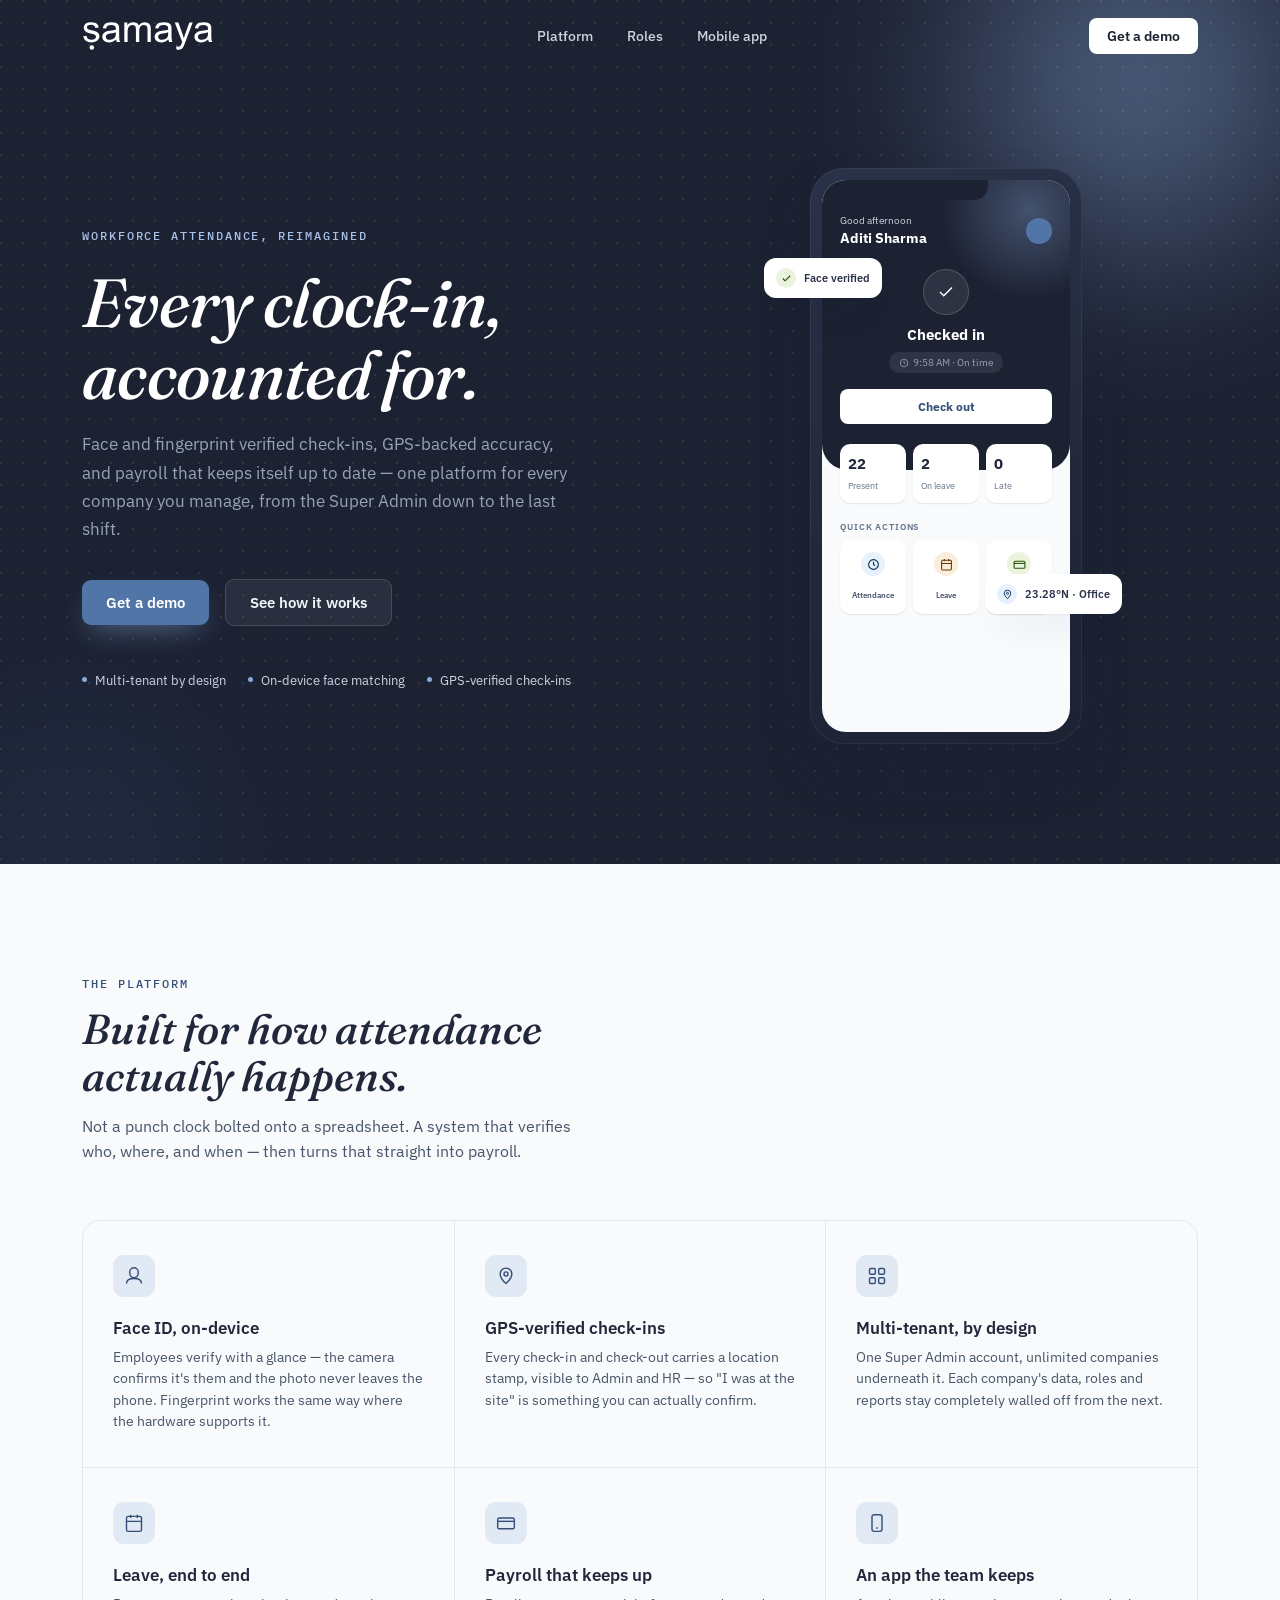
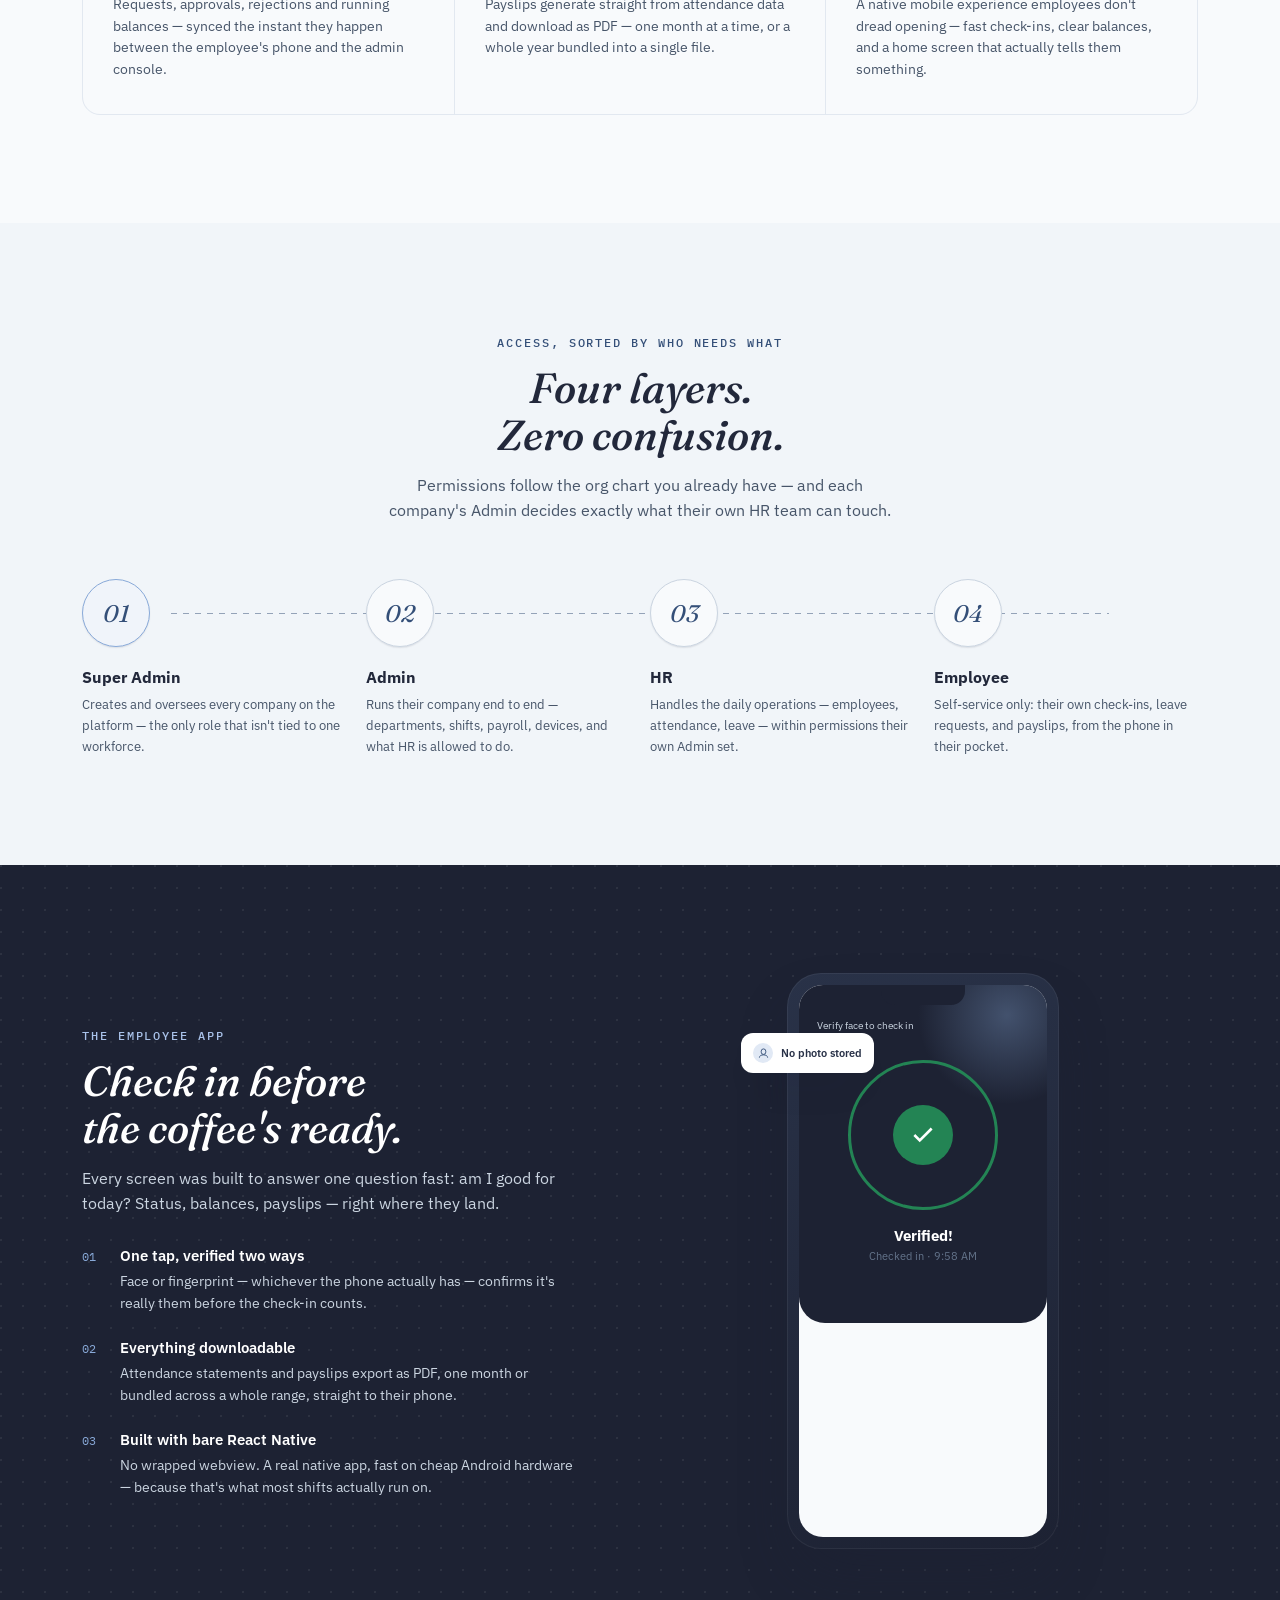
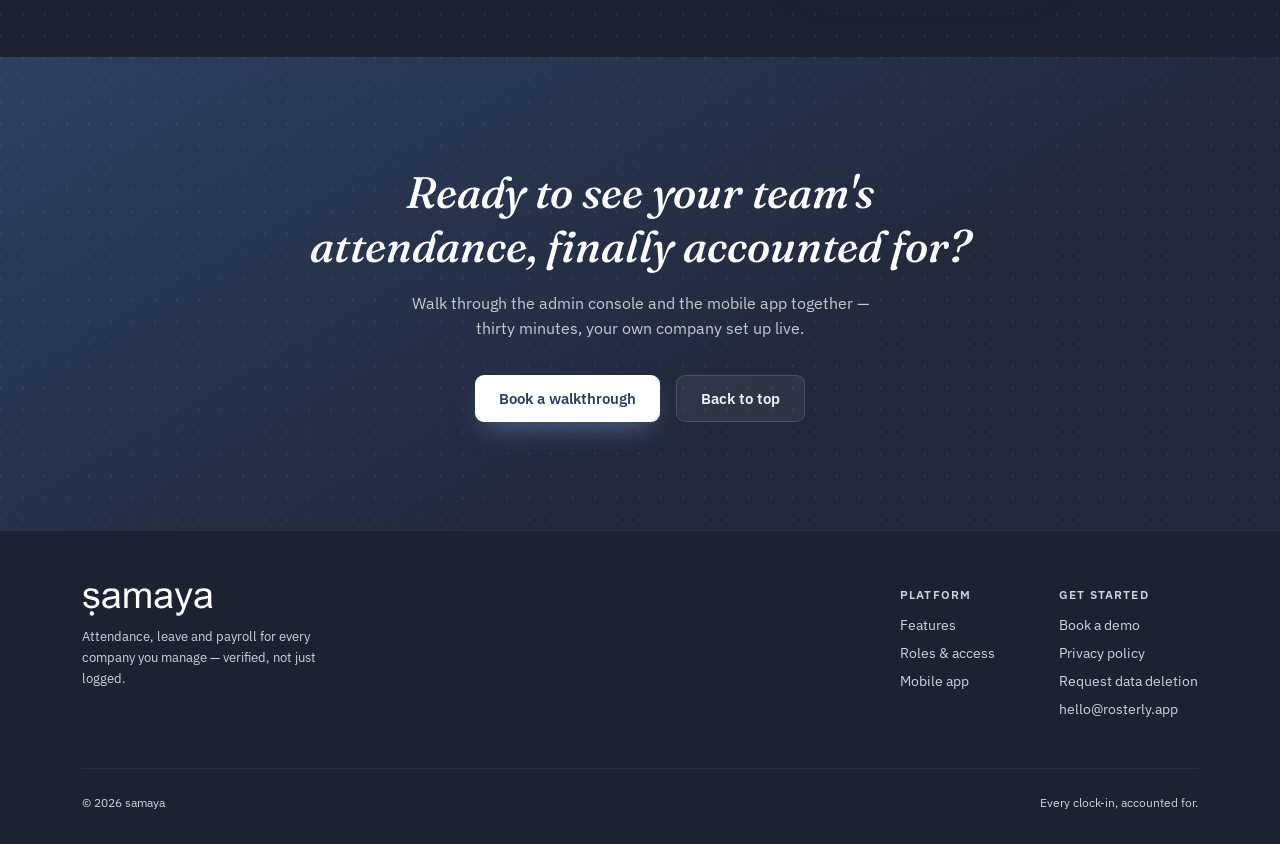
<file: index.html>
<!doctype html>
<html lang="en">
<head>
<meta charset="UTF-8" />
<meta name="viewport" content="width=device-width, initial-scale=1.0" />
<title>samaya — Every clock-in, accounted for.</title>
<meta name="description" content="Biometric and face-verified check-ins, GPS-backed accuracy, and payroll that runs itself — one platform for every company you manage." />
<link rel="icon" type="image/svg+xml" href="brand/samaya-icon.svg" />
<meta name="theme-color" content="#1d2233" />
<link rel="stylesheet" href="style.css" />
</head>
<body>

<nav class="nav" id="nav">
  <div class="wrap">
    <a href="#top" class="brand-mark">
      <img class="brand-wordmark" src="brand/samaya-wordmark-dark.svg" alt="samaya" />
    </a>
    <div class="nav-links">
      <a href="#platform">Platform</a>
      <a href="#roles">Roles</a>
      <a href="#mobile">Mobile app</a>
    </div>
    <a href="#get-demo" class="nav-cta">Get a demo</a>
  </div>
</nav>

<header class="hero" id="top">
  <div class="hero-orb hero-orb-1 drift"></div>
  <div class="hero-orb hero-orb-2 drift"></div>
  <div class="grain"></div>
  <div class="wrap hero-inner">
    <div>
      <span class="eyebrow fade-in-up">Workforce attendance, reimagined</span>
      <h1 class="hero-headline fade-in-up" style="animation-delay:80ms">Every clock-in,<br>accounted for.</h1>
      <p class="hero-sub fade-in-up" style="animation-delay:160ms">
        Face and fingerprint verified check-ins, GPS-backed accuracy, and payroll
        that keeps itself up to date — one platform for every company you manage,
        from the Super Admin down to the last shift.
      </p>
      <div class="hero-ctas fade-in-up" style="animation-delay:240ms">
        <a href="#get-demo" class="btn btn-primary">Get a demo</a>
        <a href="#platform" class="btn btn-ghost-dark">See how it works</a>
      </div>
      <div class="hero-proof fade-in-up" style="animation-delay:320ms">
        <div class="hero-proof-item"><span class="dot"></span>Multi-tenant by design</div>
        <div class="hero-proof-item"><span class="dot"></span>On-device face matching</div>
        <div class="hero-proof-item"><span class="dot"></span>GPS-verified check-ins</div>
      </div>
    </div>

    <div class="fade-in-up" style="animation-delay:200ms">
      <div class="phone">
        <div class="phone-notch"></div>
        <div class="phone-screen">
          <div class="phone-hero">
            <div class="phone-hero-glow"></div>
            <div class="phone-hero-top">
              <div>
                <div class="phone-greet">Good afternoon</div>
                <div class="phone-name">Aditi Sharma</div>
              </div>
              <div class="phone-avatar"></div>
            </div>
            <div class="phone-status">
              <div class="phone-status-ring">
                <svg viewBox="0 0 24 24" fill="none" stroke="#fff" stroke-width="1.8"><path d="M20 6 9 17l-5-5"/></svg>
              </div>
              <div class="phone-status-label">Checked in</div>
              <div class="phone-status-time">
                <svg width="10" height="10" viewBox="0 0 24 24" fill="none" stroke="currentColor" stroke-width="2"><circle cx="12" cy="12" r="9"/><path d="M12 7v5l3 2"/></svg>
                9:58 AM · On time
              </div>
            </div>
            <div class="phone-btn">Check out</div>
          </div>
          <div class="phone-stats">
            <div class="phone-stat"><b>22</b><span>Present</span></div>
            <div class="phone-stat"><b>2</b><span>On leave</span></div>
            <div class="phone-stat"><b>0</b><span>Late</span></div>
          </div>
          <div class="phone-section-label">Quick actions</div>
          <div class="phone-action-row">
            <div class="phone-action">
              <div class="ic" style="background:#e6f1fb"><svg width="13" height="13" viewBox="0 0 24 24" fill="none" stroke="#042c53" stroke-width="2"><circle cx="12" cy="12" r="9"/><path d="M12 7v5l3 2"/></svg></div>
              <span>Attendance</span>
            </div>
            <div class="phone-action">
              <div class="ic" style="background:#faeeda"><svg width="13" height="13" viewBox="0 0 24 24" fill="none" stroke="#633806" stroke-width="2"><rect x="3" y="4" width="18" height="18" rx="2"/><path d="M3 10h18M8 2v4M16 2v4"/></svg></div>
              <span>Leave</span>
            </div>
            <div class="phone-action">
              <div class="ic" style="background:#eaf3de"><svg width="13" height="13" viewBox="0 0 24 24" fill="none" stroke="#27500a" stroke-width="2"><rect x="2" y="6" width="20" height="13" rx="2"/><path d="M2 10h20"/></svg></div>
              <span>Payslips</span>
            </div>
          </div>
        </div>
        <div class="phone-float-card phone-float-1">
          <span class="badge" style="background:#eaf3de"><svg width="11" height="11" viewBox="0 0 24 24" fill="none" stroke="#27500a" stroke-width="2.5"><path d="M20 6 9 17l-5-5"/></svg></span>
          Face verified
        </div>
        <div class="phone-float-card phone-float-2">
          <span class="badge" style="background:#e6f1fb"><svg width="11" height="11" viewBox="0 0 24 24" fill="none" stroke="#042c53" stroke-width="2"><path d="M12 21s7-6.1 7-11.5A7 7 0 0 0 5 9.5C5 14.9 12 21 12 21z"/><circle cx="12" cy="9.5" r="2.2"/></svg></span>
          23.28°N · Office
        </div>
      </div>
    </div>
  </div>
</header>

<section id="platform">
  <div class="wrap">
    <div class="section-head reveal">
      <span class="eyebrow">The platform</span>
      <h2 class="section-title">Built for how attendance<br>actually happens.</h2>
      <p class="section-sub">Not a punch clock bolted onto a spreadsheet. A system that verifies who, where, and when — then turns that straight into payroll.</p>
    </div>

    <div class="feature-grid reveal">
      <div class="feature-card">
        <div class="feature-icon"><svg viewBox="0 0 24 24" fill="none" stroke="currentColor" stroke-width="1.7"><path d="M12 2a5 5 0 0 0-5 5v2a5 5 0 0 0 10 0V7a5 5 0 0 0-5-5z"/><path d="M3 21c0-4 4-6 9-6s9 2 9 6"/></svg></div>
        <h3>Face ID, on-device</h3>
        <p>Employees verify with a glance — the camera confirms it's them and the photo never leaves the phone. Fingerprint works the same way where the hardware supports it.</p>
      </div>
      <div class="feature-card">
        <div class="feature-icon"><svg viewBox="0 0 24 24" fill="none" stroke="currentColor" stroke-width="1.7"><path d="M12 21s7-6.1 7-11.5A7 7 0 0 0 5 9.5C5 14.9 12 21 12 21z"/><circle cx="12" cy="9.5" r="2.4"/></svg></div>
        <h3>GPS-verified check-ins</h3>
        <p>Every check-in and check-out carries a location stamp, visible to Admin and HR — so "I was at the site" is something you can actually confirm.</p>
      </div>
      <div class="feature-card">
        <div class="feature-icon"><svg viewBox="0 0 24 24" fill="none" stroke="currentColor" stroke-width="1.7"><rect x="3" y="3" width="7" height="7" rx="1.5"/><rect x="14" y="3" width="7" height="7" rx="1.5"/><rect x="3" y="14" width="7" height="7" rx="1.5"/><rect x="14" y="14" width="7" height="7" rx="1.5"/></svg></div>
        <h3>Multi-tenant, by design</h3>
        <p>One Super Admin account, unlimited companies underneath it. Each company's data, roles and reports stay completely walled off from the next.</p>
      </div>
      <div class="feature-card">
        <div class="feature-icon"><svg viewBox="0 0 24 24" fill="none" stroke="currentColor" stroke-width="1.7"><rect x="3" y="4" width="18" height="18" rx="2"/><path d="M3 10h18M8 2v4M16 2v4"/></svg></div>
        <h3>Leave, end to end</h3>
        <p>Requests, approvals, rejections and running balances — synced the instant they happen between the employee's phone and the admin console.</p>
      </div>
      <div class="feature-card">
        <div class="feature-icon"><svg viewBox="0 0 24 24" fill="none" stroke="currentColor" stroke-width="1.7"><rect x="2" y="6" width="20" height="13" rx="2"/><path d="M2 10h20"/></svg></div>
        <h3>Payroll that keeps up</h3>
        <p>Payslips generate straight from attendance data and download as PDF — one month at a time, or a whole year bundled into a single file.</p>
      </div>
      <div class="feature-card">
        <div class="feature-icon"><svg viewBox="0 0 24 24" fill="none" stroke="currentColor" stroke-width="1.7"><rect x="6" y="2" width="12" height="20" rx="2.5"/><path d="M11 18h2"/></svg></div>
        <h3>An app the team keeps</h3>
        <p>A native mobile experience employees don't dread opening — fast check-ins, clear balances, and a home screen that actually tells them something.</p>
      </div>
    </div>
  </div>
</section>

<section class="roles" id="roles">
  <div class="wrap">
    <div class="section-head center reveal">
      <span class="eyebrow">Access, sorted by who needs what</span>
      <h2 class="section-title">Four layers.<br>Zero confusion.</h2>
      <p class="section-sub" style="margin-left:auto;margin-right:auto">Permissions follow the org chart you already have — and each company's Admin decides exactly what their own HR team can touch.</p>
    </div>

    <div class="role-flow reveal">
      <div class="role-card">
        <div class="role-num">01</div>
        <h4>Super Admin</h4>
        <p>Creates and oversees every company on the platform — the only role that isn't tied to one workforce.</p>
      </div>
      <div class="role-card">
        <div class="role-num">02</div>
        <h4>Admin</h4>
        <p>Runs their company end to end — departments, shifts, payroll, devices, and what HR is allowed to do.</p>
      </div>
      <div class="role-card">
        <div class="role-num">03</div>
        <h4>HR</h4>
        <p>Handles the daily operations — employees, attendance, leave — within permissions their own Admin set.</p>
      </div>
      <div class="role-card">
        <div class="role-num">04</div>
        <h4>Employee</h4>
        <p>Self-service only: their own check-ins, leave requests, and payslips, from the phone in their pocket.</p>
      </div>
    </div>
  </div>
</section>

<section class="showcase" id="mobile">
  <div class="grain grain-dark"></div>
  <div class="wrap showcase-inner">
    <div class="reveal">
      <span class="eyebrow">The employee app</span>
      <h2 class="section-title on-dark">Check in before<br>the coffee's ready.</h2>
      <p class="section-sub on-dark">Every screen was built to answer one question fast: am I good for today? Status, balances, payslips — right where they land.</p>

      <div class="showcase-list">
        <div class="showcase-item">
          <span class="num">01</span>
          <div>
            <h4>One tap, verified two ways</h4>
            <p>Face or fingerprint — whichever the phone actually has — confirms it's really them before the check-in counts.</p>
          </div>
        </div>
        <div class="showcase-item">
          <span class="num">02</span>
          <div>
            <h4>Everything downloadable</h4>
            <p>Attendance statements and payslips export as PDF, one month or bundled across a whole range, straight to their phone.</p>
          </div>
        </div>
        <div class="showcase-item">
          <span class="num">03</span>
          <div>
            <h4>Built with bare React Native</h4>
            <p>No wrapped webview. A real native app, fast on cheap Android hardware — because that's what most shifts actually run on.</p>
          </div>
        </div>
      </div>
    </div>
    <div class="fade-in-up">
      <div class="phone">
        <div class="phone-notch"></div>
        <div class="phone-screen">
          <div class="phone-hero" style="padding-bottom:60px;">
            <div class="phone-hero-glow"></div>
            <div class="phone-hero-top">
              <div>
                <div class="phone-greet">Verify face to check in</div>
              </div>
            </div>
            <div style="position:relative;margin-top:28px;display:flex;justify-content:center;">
              <div style="width:150px;height:150px;border-radius:50%;border:3px solid #238454;display:flex;align-items:center;justify-content:center;">
                <div style="width:60px;height:60px;border-radius:50%;background:#238454;display:flex;align-items:center;justify-content:center;">
                  <svg width="26" height="26" viewBox="0 0 24 24" fill="none" stroke="#fff" stroke-width="2.4"><path d="M20 6 9 17l-5-5"/></svg>
                </div>
              </div>
            </div>
            <div style="text-align:center;margin-top:16px;color:#fff;font-weight:700;font-size:15px;">Verified!</div>
            <div style="text-align:center;margin-top:4px;color:var(--ink-500);font-size:10.5px;">Checked in · 9:58 AM</div>
          </div>
        </div>
        <div class="phone-float-card phone-float-1" style="top:60px;">
          <span class="badge" style="background:var(--brand-100)"><svg width="11" height="11" viewBox="0 0 24 24" fill="none" stroke="var(--brand-600)" stroke-width="2"><path d="M12 2a5 5 0 0 0-5 5v2a5 5 0 0 0 10 0V7a5 5 0 0 0-5-5z"/><path d="M3 21c0-4 4-6 9-6s9 2 9 6"/></svg></span>
          No photo stored
        </div>
      </div>
    </div>
  </div>
</section>

<section class="cta" id="get-demo">
  <div class="grain grain-dark"></div>
  <div class="wrap reveal">
    <h2 class="cta-title">Ready to see your team's<br>attendance, finally accounted for?</h2>
    <p class="cta-sub">Walk through the admin console and the mobile app together — thirty minutes, your own company set up live.</p>
    <div class="cta-ctas">
      <a href="mailto:hello@rosterly.app" class="btn btn-primary btn-cta-primary">Book a walkthrough</a>
      <a href="#top" class="btn btn-ghost-dark">Back to top</a>
    </div>
  </div>
</section>

<footer>
  <div class="wrap">
    <div class="footer-top">
      <div>
        <a href="#top" class="brand-mark">
          <img class="brand-wordmark" src="brand/samaya-wordmark-light.svg" alt="samaya" />
        </a>
        <p class="footer-tagline">Attendance, leave and payroll for every company you manage — verified, not just logged.</p>
      </div>
      <div class="footer-cols">
        <div class="footer-col">
          <h5>Platform</h5>
          <a href="#platform">Features</a>
          <a href="#roles">Roles &amp; access</a>
          <a href="#mobile">Mobile app</a>
        </div>
        <div class="footer-col">
          <h5>Get started</h5>
          <a href="#get-demo">Book a demo</a>
          <a href="privacy.html">Privacy policy</a>
          <a href="data-deletion.html">Request data deletion</a>
          <a href="mailto:hello@rosterly.app">hello@rosterly.app</a>
        </div>
      </div>
    </div>
    <div class="footer-bottom">
      <span>&copy; <span id="year"></span> samaya</span>
      <span>Every clock-in, accounted for.</span>
    </div>
  </div>
</footer>

<script src="script.js"></script>
</body>
</html>
</file>
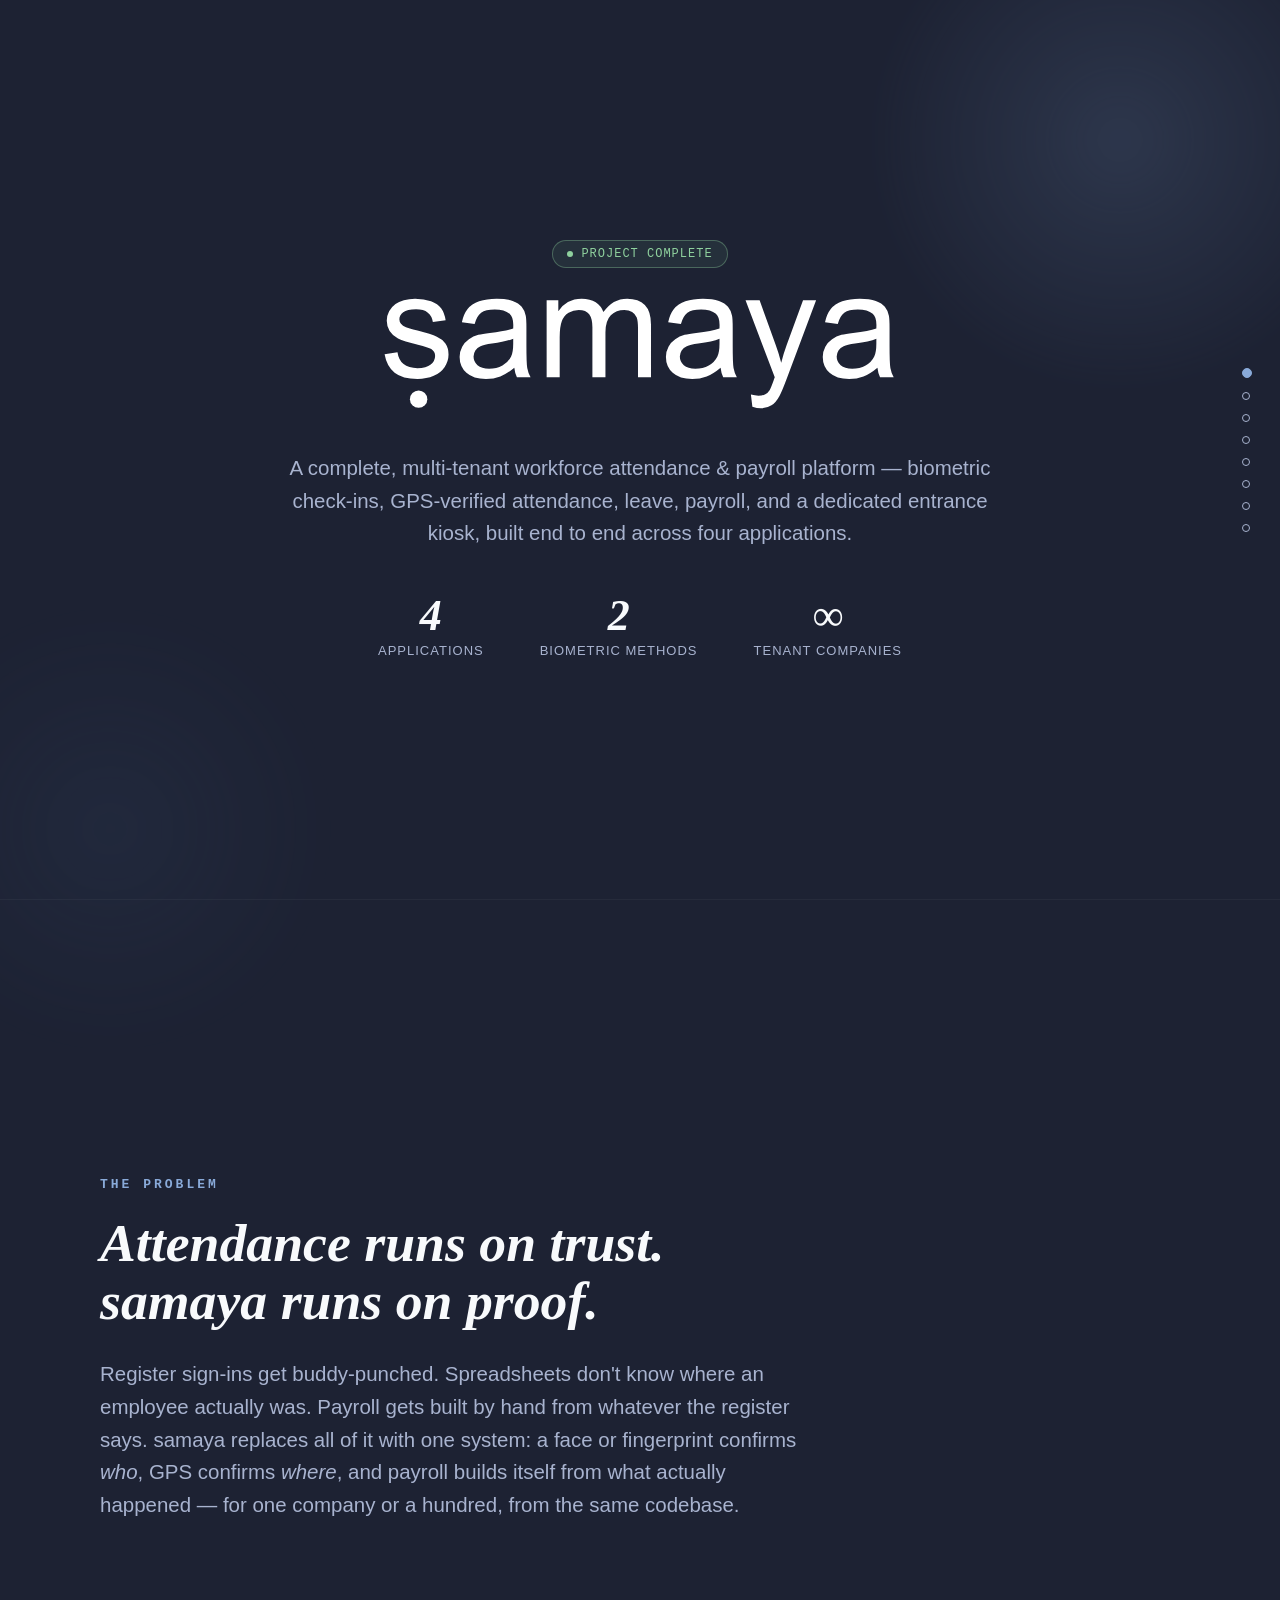
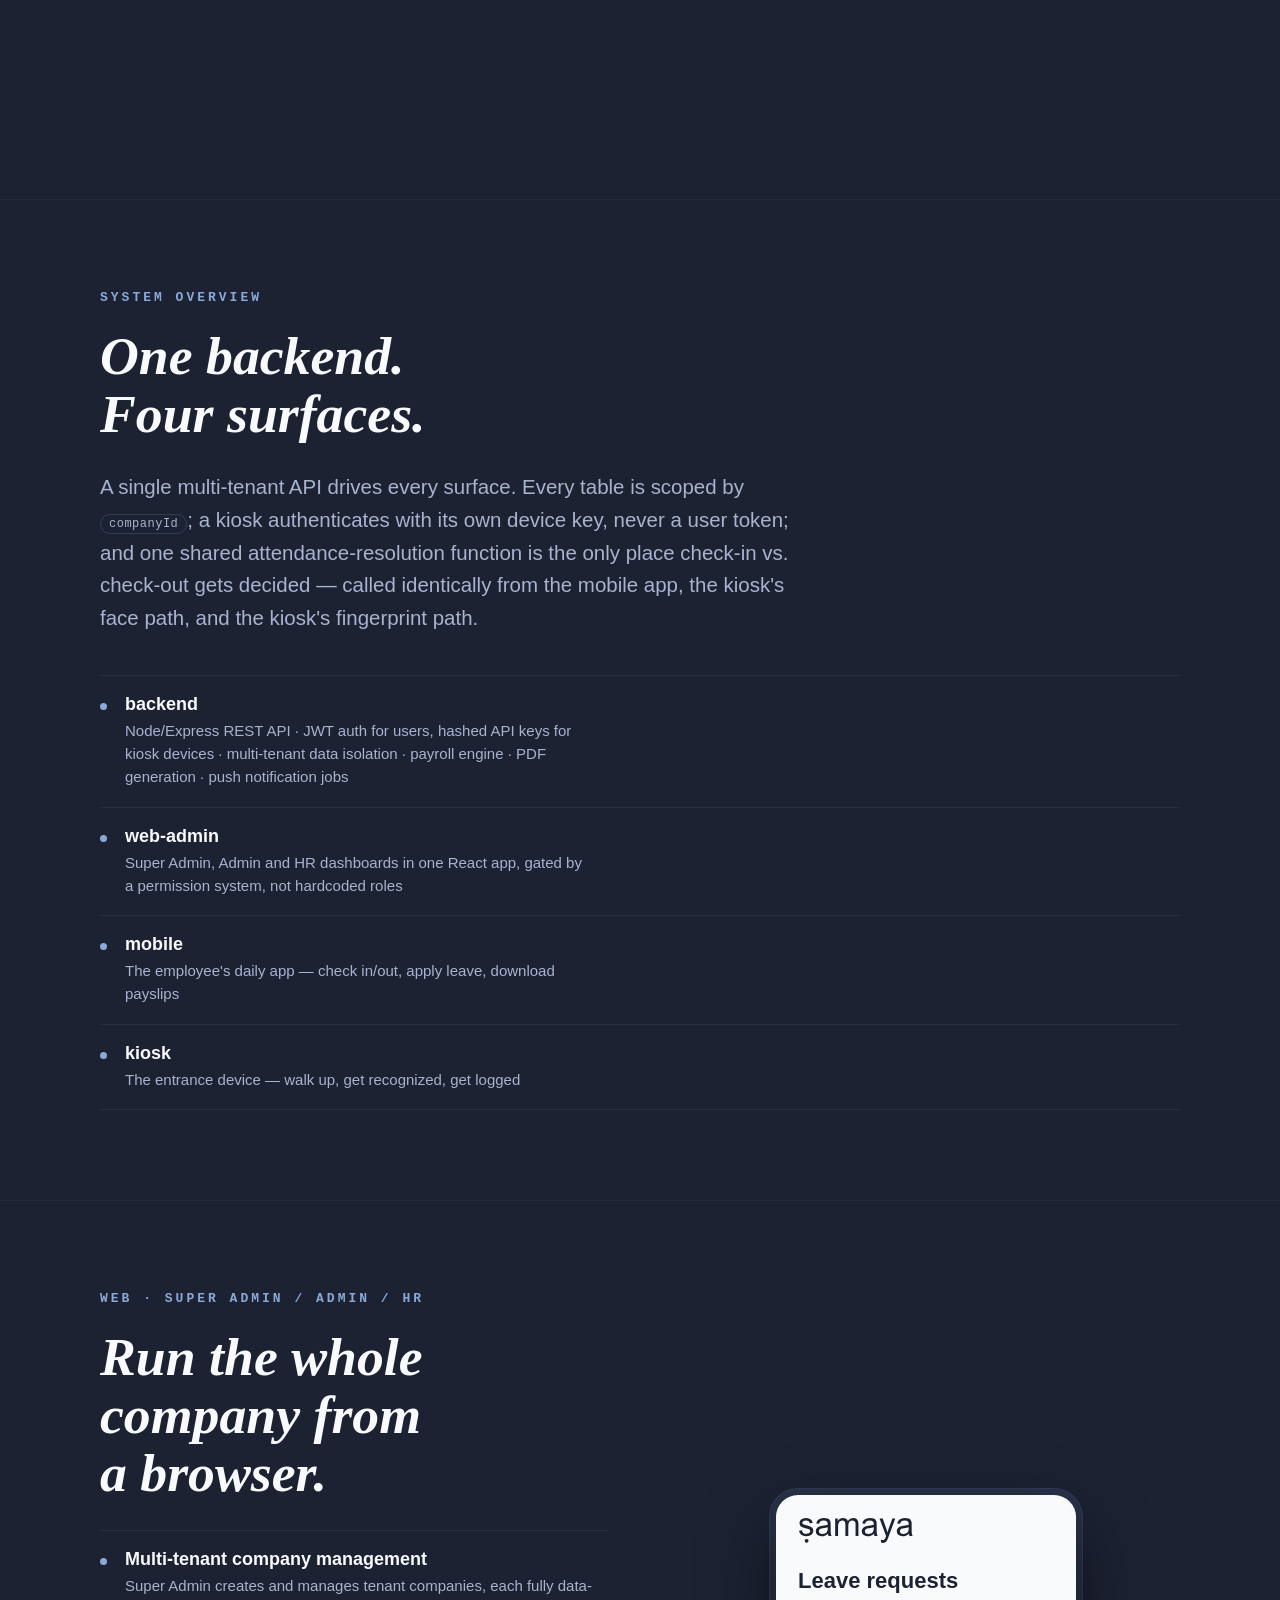
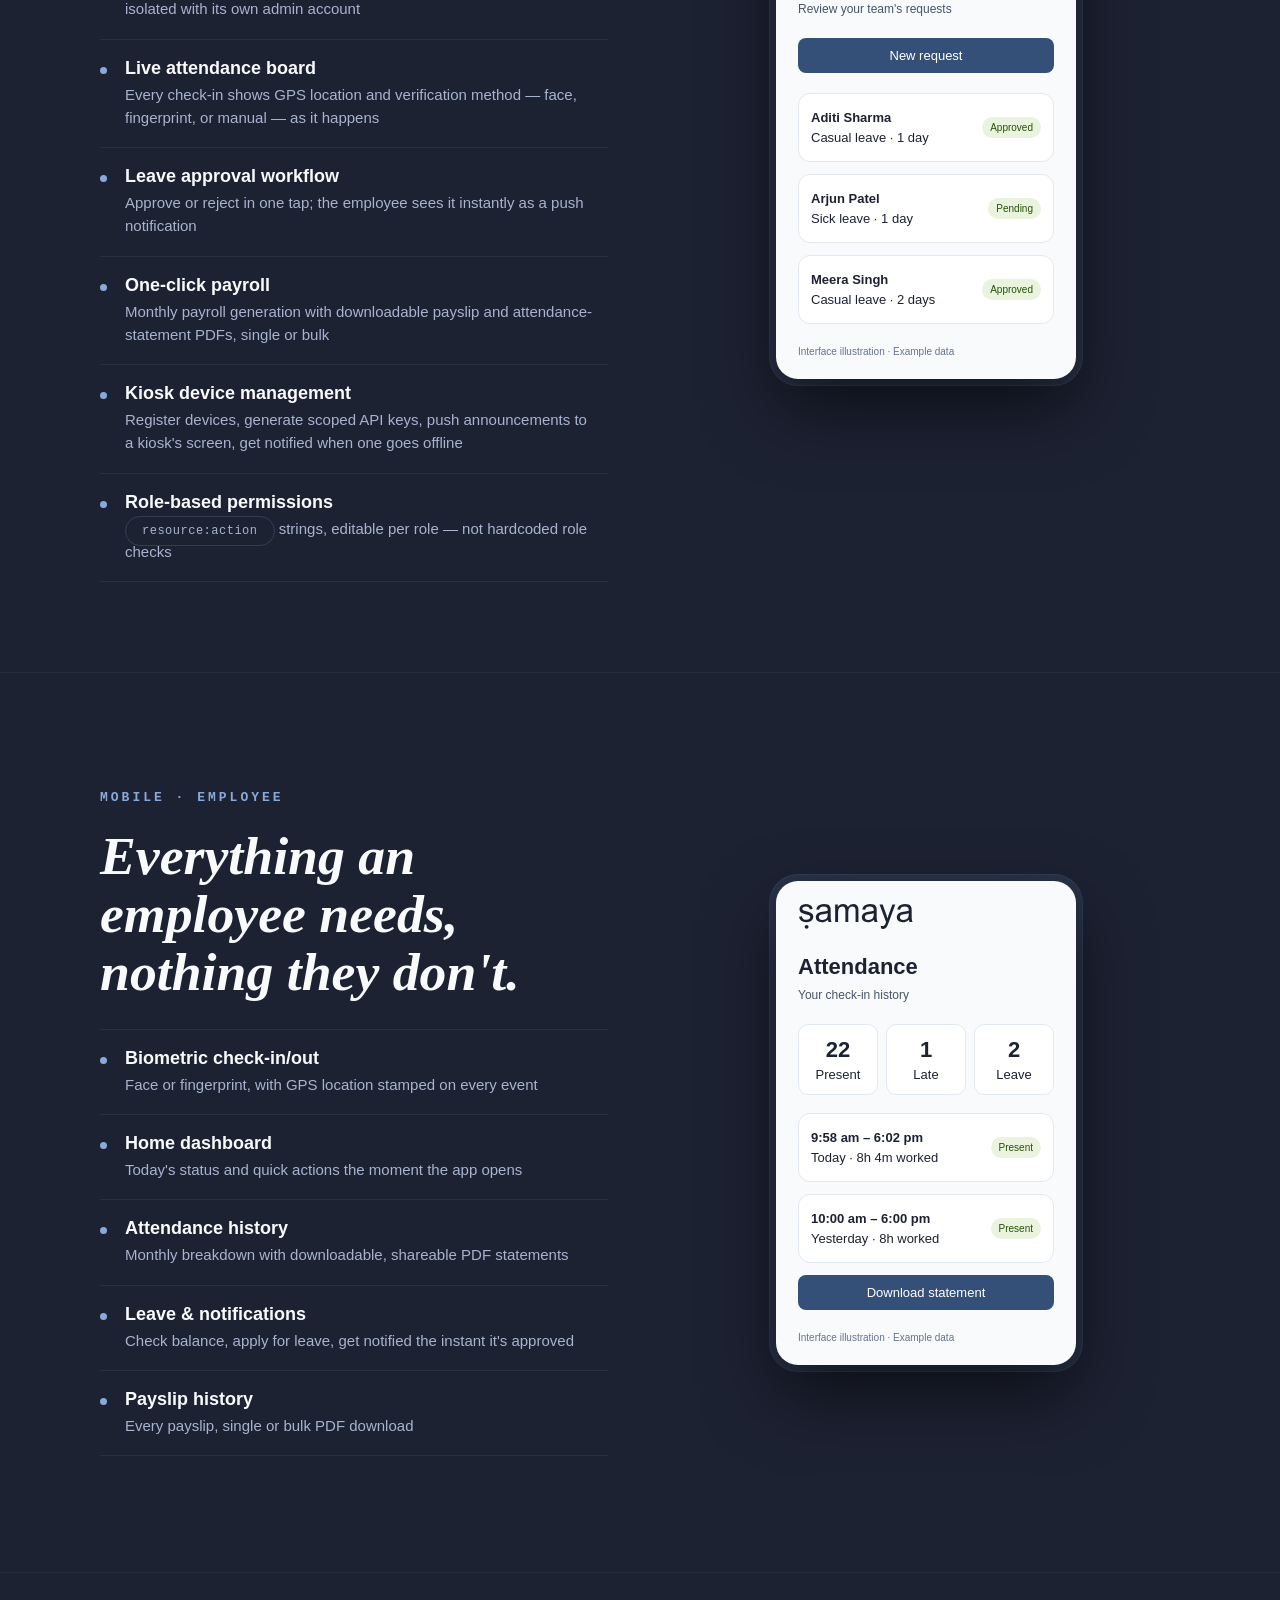
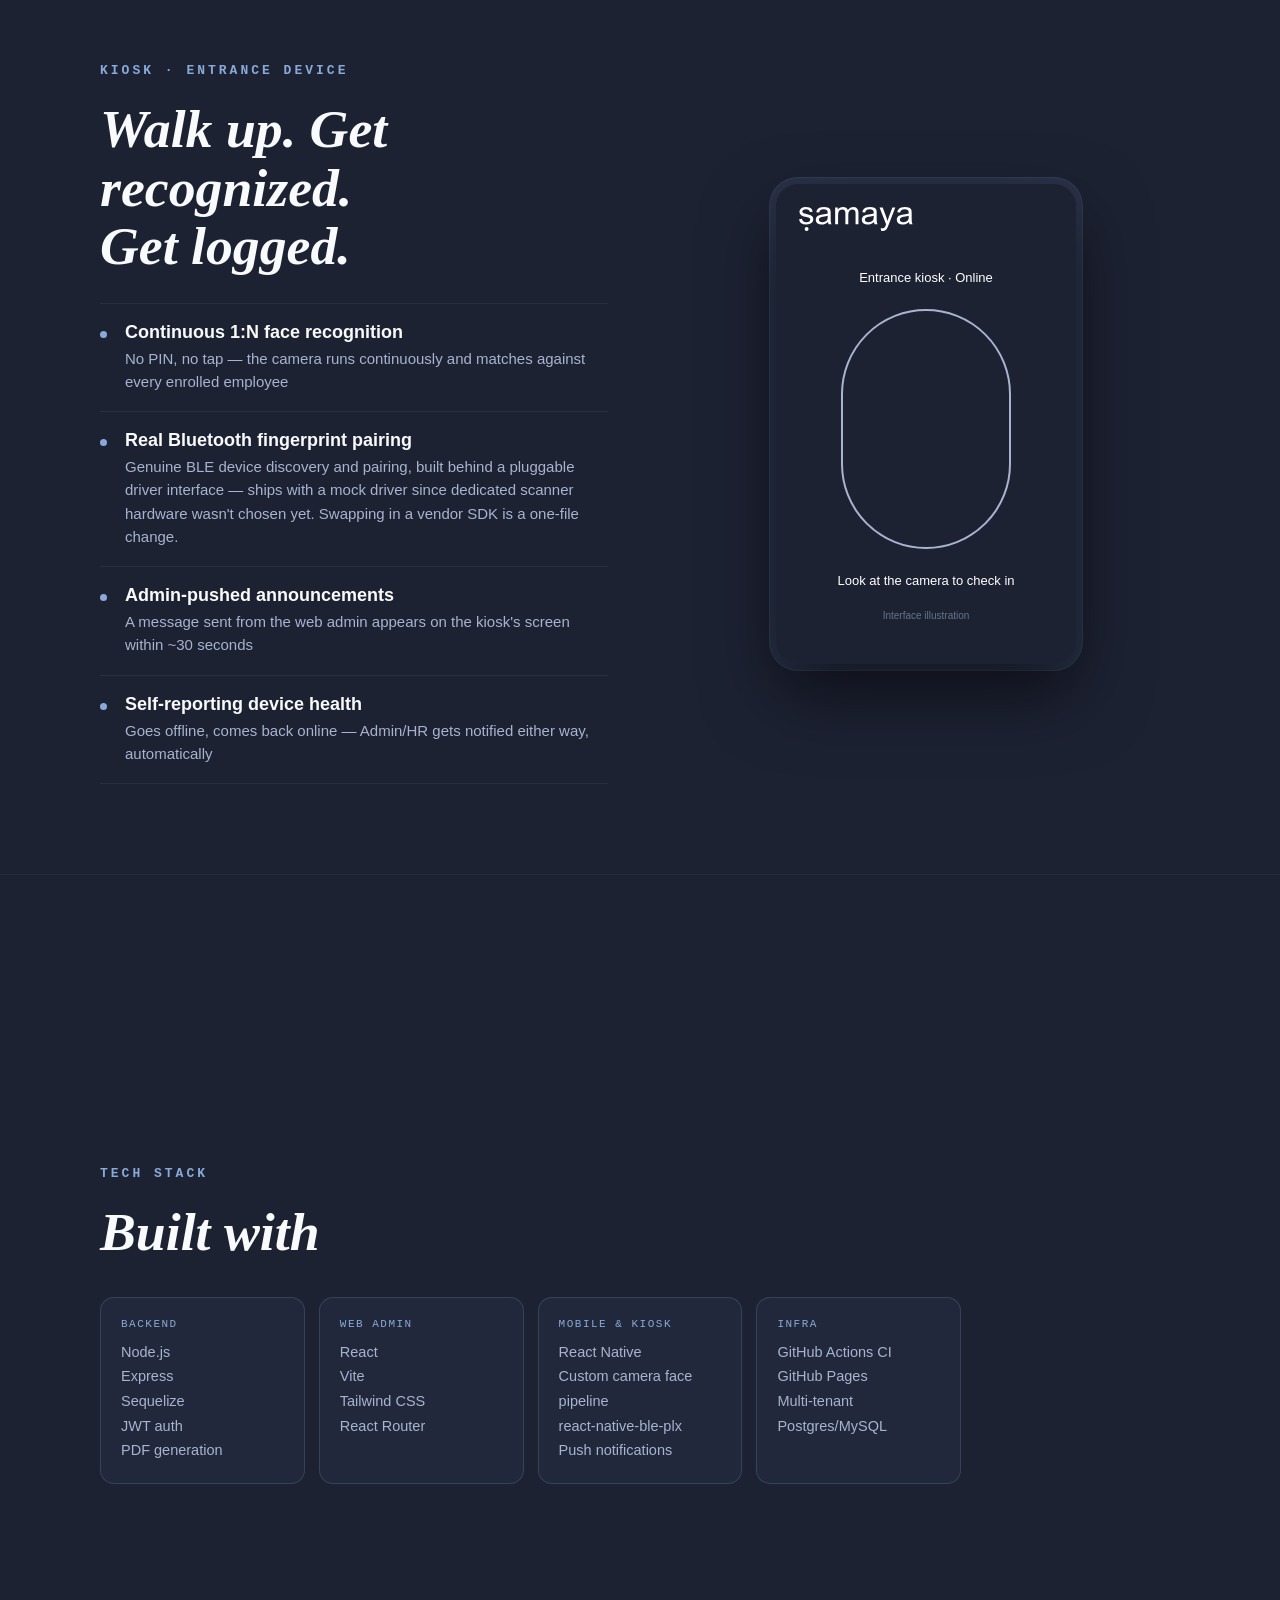
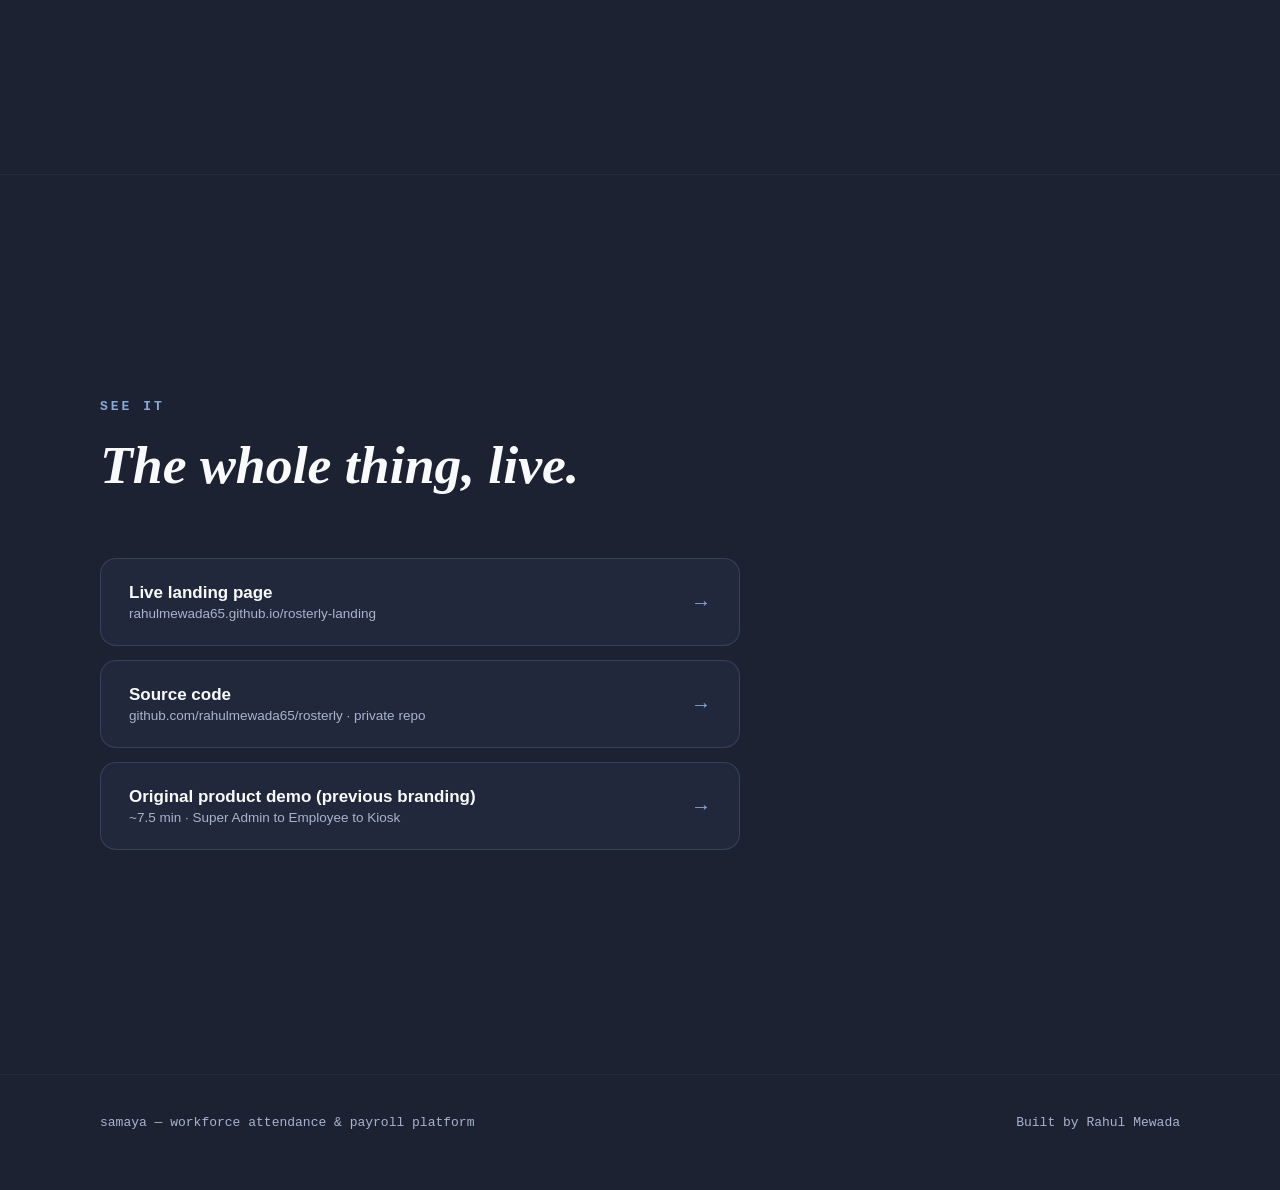
<file: poster/index.html>
<!doctype html>
<title>samaya Project Poster</title>
<link rel="icon" href="../brand/samaya-icon.svg" />
<style>
  * { margin:0; padding:0; box-sizing:border-box; }
  html { scroll-behavior:smooth; }

  :root {
    --bg: #1d2233;
    --bg-panel: #22283b;
    --bg-panel-2: #293248;
    --accent: #89aad9;
    --accent-soft: #a9c2ea;
    --text: #f8fafc;
    --text-dim: #a8b3cf;
    --text-faint: #a8b3cf;
    --line: rgba(137,170,217,0.2);
  }

  body {
    background: var(--bg);
    color: var(--text);
    font-family: -apple-system, 'Segoe UI', 'Helvetica Neue', Arial, sans-serif;
    overflow-x: hidden;
  }

  .rail {
    position: fixed; right: 28px; top: 50%; transform: translateY(-50%);
    display: flex; flex-direction: column; gap: 14px; z-index: 50;
  }
  .rail button {
    width: 8px; height: 8px; border-radius: 50%; border: 1px solid var(--text-faint);
    background: transparent; cursor: pointer; padding:0; transition: all .3s ease;
  }
  .rail button.active { background: var(--accent); border-color: var(--accent); width:10px; height:10px; }
  @media (max-width: 720px) { .rail { display:none; } }

  section {
    min-height: 100vh; width: 100%;
    display: flex; flex-direction: column; justify-content: center;
    padding: 90px 100px;
    position: relative;
    border-bottom: 1px solid rgba(255,255,255,0.04);
  }
  @media (max-width: 900px) { section { padding: 70px 32px; } }

  .glow { position:absolute; border-radius:50%; filter: blur(10px); pointer-events:none; opacity:0.5; }

  .eyebrow {
    font-family: 'Consolas', 'SF Mono', 'Cascadia Code', monospace;
    text-transform: uppercase; letter-spacing: 3px; font-size: 13px;
    color: var(--accent); margin-bottom: 22px; font-weight:600;
  }
  h1, h2 {
    font-family: Georgia, 'Times New Roman', serif; font-style: italic; font-weight: 700;
    text-wrap: balance; color: var(--text); line-height: 1.08;
  }
  .display { font-size: clamp(44px, 6vw, 84px); }
  .headline { font-size: clamp(34px, 4.2vw, 56px); margin-bottom: 28px; }
  p.lede {
    font-size: clamp(17px, 1.6vw, 21px); color: var(--text-dim); max-width: 62ch; line-height: 1.6;
  }
  .max-w { max-width: 900px; }

  .tag {
    font-family: 'Consolas', 'SF Mono', monospace; font-size: 12px; letter-spacing: 0.5px;
    color: var(--text-dim); border: 1px solid var(--line); border-radius: 999px;
    padding: 7px 16px; white-space: nowrap;
  }
  .tag b { color: var(--accent-soft); font-weight: 600; }

  .feature-row {
    display: flex; gap: 18px; align-items: flex-start; padding: 18px 0;
    border-top: 1px solid rgba(255,255,255,0.06);
  }
  .feature-row:last-child { border-bottom: 1px solid rgba(255,255,255,0.06); }
  .feature-dot { width: 7px; height: 7px; border-radius: 50%; background: var(--accent); margin-top: 9px; flex-shrink:0; }
  .feature-row h3 { font-family: -apple-system, 'Segoe UI', sans-serif; font-weight: 700; font-size: 18px; color: var(--text); margin-bottom: 4px; }
  .feature-row p { font-size: 15px; color: var(--text-dim); line-height: 1.55; max-width: 56ch; }

  .two-col { display: grid; grid-template-columns: 1fr 1fr; gap: 64px; align-items: center; }
  @media (max-width: 900px) { .two-col { grid-template-columns: 1fr; } }

  .frame {
    border-radius: 22px; overflow: hidden; box-shadow: 0 30px 70px rgba(0,0,0,0.55), 0 0 0 6px #293248, 0 0 0 7px var(--line);
    max-width: 340px; margin: 0 auto;
  }
  .frame img { display:block; width:100%; }

  .stack-grid { display: grid; grid-template-columns: repeat(auto-fill, minmax(200px,1fr)); gap: 14px; margin-top: 8px; }
  .stack-card {
    border: 1px solid var(--line); border-radius: 14px; padding: 20px;
    background: var(--bg-panel);
  }
  .stack-card .label { font-family:'Consolas','SF Mono',monospace; font-size:11px; letter-spacing:1.5px; text-transform:uppercase; color: var(--accent); margin-bottom:10px; }
  .stack-card .items { font-size: 14.5px; color: var(--text-dim); line-height: 1.7; }

  .stat-row { display:flex; gap: 56px; margin-top: 40px; flex-wrap:wrap; }
  .stat b { font-family: Georgia, serif; font-style:italic; font-weight:700; font-size: 44px; color: var(--text); display:block; }
  .stat span { font-size: 13px; color: var(--text-faint); text-transform:uppercase; letter-spacing:1px; }

  .link-card {
    display: flex; align-items:center; justify-content: space-between; gap: 20px;
    border: 1px solid var(--line); border-radius: 16px; padding: 24px 28px;
    background: var(--bg-panel); text-decoration:none; color:var(--text);
    transition: border-color .25s ease, transform .25s ease;
  }
  .link-card:hover { border-color: var(--accent); transform: translateX(4px); }
  .link-card .l-title { font-weight:700; font-size:17px; margin-bottom:3px; }
  .link-card .l-sub { font-size: 13.5px; color: var(--text-dim); }
  .link-card .arrow { color: var(--accent); font-size: 20px; flex-shrink:0; }
  .link-stack { display:flex; flex-direction:column; gap:14px; max-width: 640px; margin-top: 36px; }

  .badge {
    display:inline-flex; align-items:center; gap:8px; font-family:'Consolas','SF Mono',monospace;
    font-size:12px; letter-spacing:1px; color:#8fd19e; border:1px solid rgba(143,209,158,0.35);
    background: rgba(143,209,158,0.08); border-radius:999px; padding:6px 14px; margin-bottom: 26px;
  }
  .badge .d { width:6px; height:6px; border-radius:50%; background:#8fd19e; }

  footer.credit {
    padding: 40px 100px 60px; color: var(--text-faint); font-size:13px;
    font-family:'Consolas','SF Mono',monospace; display:flex; justify-content:space-between; flex-wrap:wrap; gap:10px;
  }
  @media (max-width: 900px) { footer.credit { padding: 32px; } }

  .product-preview { width: 300px; min-height: 480px; padding: 22px; background: #f8fafc; color: #1d2233; font-size: 13px; }
  .product-preview .preview-logo { width: 116px; height: auto; margin-bottom: 24px; }
  .product-preview h4 { font-size: 22px; margin: 0 0 8px; }
  .product-preview .preview-muted { color: #475569; font-size: 12px; margin-bottom: 22px; }
  .product-preview .preview-row { display: flex; align-items: center; justify-content: space-between; gap: 10px; padding: 16px 12px; background: white; border: 1px solid #e2e8f0; border-radius: 12px; margin-bottom: 12px; }
  .product-preview .preview-row b { display: block; margin-bottom: 5px; }
  .product-preview .preview-status { color: #27500a; background: #eaf3de; border-radius: 20px; padding: 5px 8px; font-size: 10px; }
  .product-preview .preview-action { border-radius: 8px; padding: 10px 12px; color: white; background: #344f78; text-align: center; }
  .product-preview .preview-stats { display: flex; gap: 8px; margin: 18px 0; }
  .product-preview .preview-stat { flex: 1; padding: 12px 8px; background: white; border: 1px solid #e2e8f0; border-radius: 10px; text-align: center; }
  .product-preview .preview-stat b { display: block; font-size: 22px; margin-bottom: 4px; }
  .product-preview .preview-note { color: #64748b; font-size: 10px; margin-top: 22px; }
  .product-preview.kiosk-preview { background: #1d2233; color: white; text-align: center; }
  .kiosk-preview .preview-logo { margin-bottom: 38px; }
  .preview-face { width: 170px; height: 240px; border: 2px solid #a8b3cf; border-radius: 90px; margin: 24px auto; }
</style>

<div class="rail" id="rail"></div>

<section id="s1" style="align-items:center; text-align:center;">
  <div class="glow" style="top:-120px; right:-100px; width:520px; height:520px; background: radial-gradient(circle, rgba(137,170,217,0.30) 0%, transparent 70%);"></div>
  <div class="glow" style="bottom:-160px; left:-120px; width:460px; height:460px; background: radial-gradient(circle, rgba(82,117,167,0.16) 0%, transparent 70%);"></div>
  <div class="badge"><span class="d"></span>PROJECT COMPLETE</div>
  <h1 class="display"><img src="../brand/samaya-wordmark-light.svg" alt="samaya" style="width:min(520px,80vw);height:auto" /></h1>
  <p class="lede" style="margin: 22px auto 0;">A complete, multi-tenant workforce attendance &amp; payroll platform &mdash; biometric check-ins, GPS-verified attendance, leave, payroll, and a dedicated entrance kiosk, built end to end across four applications.</p>
  <div class="stat-row" style="justify-content:center;">
    <div class="stat"><b>4</b><span>Applications</span></div>
    <div class="stat"><b>2</b><span>Biometric Methods</span></div>
    <div class="stat"><b>&infin;</b><span>Tenant Companies</span></div>
  </div>
</section>

<section id="s2">
  <div class="eyebrow">The Problem</div>
  <h2 class="headline max-w">Attendance runs on trust.<br>samaya runs on proof.</h2>
  <p class="lede">Register sign-ins get buddy-punched. Spreadsheets don't know where an employee actually was. Payroll gets built by hand from whatever the register says. samaya replaces all of it with one system: a face or fingerprint confirms <i>who</i>, GPS confirms <i>where</i>, and payroll builds itself from what actually happened &mdash; for one company or a hundred, from the same codebase.</p>
</section>

<section id="s3">
  <div class="eyebrow">System Overview</div>
  <h2 class="headline">One backend.<br>Four surfaces.</h2>
  <p class="lede" style="margin-bottom:40px;">A single multi-tenant API drives every surface. Every table is scoped by <span class="tag" style="padding:2px 8px;">companyId</span>; a kiosk authenticates with its own device key, never a user token; and one shared attendance-resolution function is the only place check-in vs. check-out gets decided &mdash; called identically from the mobile app, the kiosk's face path, and the kiosk's fingerprint path.</p>
  <div class="feature-row">
    <div class="feature-dot"></div>
    <div><h3>backend</h3><p>Node/Express REST API &middot; JWT auth for users, hashed API keys for kiosk devices &middot; multi-tenant data isolation &middot; payroll engine &middot; PDF generation &middot; push notification jobs</p></div>
  </div>
  <div class="feature-row">
    <div class="feature-dot"></div>
    <div><h3>web-admin</h3><p>Super Admin, Admin and HR dashboards in one React app, gated by a permission system, not hardcoded roles</p></div>
  </div>
  <div class="feature-row">
    <div class="feature-dot"></div>
    <div><h3>mobile</h3><p>The employee's daily app &mdash; check in/out, apply leave, download payslips</p></div>
  </div>
  <div class="feature-row">
    <div class="feature-dot"></div>
    <div><h3>kiosk</h3><p>The entrance device &mdash; walk up, get recognized, get logged</p></div>
  </div>
</section>
<section id="s4">
  <div class="two-col">
    <div>
      <div class="eyebrow">Web &middot; Super Admin / Admin / HR</div>
      <h2 class="headline">Run the whole company from a browser.</h2>
      <div class="feature-row">
        <div class="feature-dot"></div>
        <div><h3>Multi-tenant company management</h3><p>Super Admin creates and manages tenant companies, each fully data-isolated with its own admin account</p></div>
      </div>
      <div class="feature-row">
        <div class="feature-dot"></div>
        <div><h3>Live attendance board</h3><p>Every check-in shows GPS location and verification method &mdash; face, fingerprint, or manual &mdash; as it happens</p></div>
      </div>
      <div class="feature-row">
        <div class="feature-dot"></div>
        <div><h3>Leave approval workflow</h3><p>Approve or reject in one tap; the employee sees it instantly as a push notification</p></div>
      </div>
      <div class="feature-row">
        <div class="feature-dot"></div>
        <div><h3>One-click payroll</h3><p>Monthly payroll generation with downloadable payslip and attendance-statement PDFs, single or bulk</p></div>
      </div>
      <div class="feature-row">
        <div class="feature-dot"></div>
        <div><h3>Kiosk device management</h3><p>Register devices, generate scoped API keys, push announcements to a kiosk's screen, get notified when one goes offline</p></div>
      </div>
      <div class="feature-row">
        <div class="feature-dot"></div>
        <div><h3>Role-based permissions</h3><p><span class="tag">resource:action</span> strings, editable per role &mdash; not hardcoded role checks</p></div>
      </div>
    </div>
    <div class="frame"><div class="product-preview" role="img" aria-label="samaya admin interface illustration"><img class="preview-logo" src="../brand/samaya-wordmark-dark.svg" alt="samaya" /><h4>Leave requests</h4><p class="preview-muted">Review your team's requests</p><div class="preview-action">New request</div><div style="height:20px"></div><div class="preview-row"><div><b>Aditi Sharma</b>Casual leave · 1 day</div><span class="preview-status">Approved</span></div><div class="preview-row"><div><b>Arjun Patel</b>Sick leave · 1 day</div><span class="preview-status">Pending</span></div><div class="preview-row"><div><b>Meera Singh</b>Casual leave · 2 days</div><span class="preview-status">Approved</span></div><p class="preview-note">Interface illustration · Example data</p></div></div>
  </div>
</section>

<section id="s5">
  <div class="two-col">
    <div class="frame" style="order:2;"><div class="product-preview" role="img" aria-label="samaya employee attendance interface illustration"><img class="preview-logo" src="../brand/samaya-wordmark-dark.svg" alt="samaya" /><h4>Attendance</h4><p class="preview-muted">Your check-in history</p><div class="preview-stats"><div class="preview-stat"><b>22</b>Present</div><div class="preview-stat"><b>1</b>Late</div><div class="preview-stat"><b>2</b>Leave</div></div><div class="preview-row"><div><b>9:58 am – 6:02 pm</b>Today · 8h 4m worked</div><span class="preview-status">Present</span></div><div class="preview-row"><div><b>10:00 am – 6:00 pm</b>Yesterday · 8h worked</div><span class="preview-status">Present</span></div><div class="preview-action">Download statement</div><p class="preview-note">Interface illustration · Example data</p></div></div>
    <div style="order:1;">
      <div class="eyebrow">Mobile &middot; Employee</div>
      <h2 class="headline">Everything an employee needs, nothing they don't.</h2>
      <div class="feature-row">
        <div class="feature-dot"></div>
        <div><h3>Biometric check-in/out</h3><p>Face or fingerprint, with GPS location stamped on every event</p></div>
      </div>
      <div class="feature-row">
        <div class="feature-dot"></div>
        <div><h3>Home dashboard</h3><p>Today's status and quick actions the moment the app opens</p></div>
      </div>
      <div class="feature-row">
        <div class="feature-dot"></div>
        <div><h3>Attendance history</h3><p>Monthly breakdown with downloadable, shareable PDF statements</p></div>
      </div>
      <div class="feature-row">
        <div class="feature-dot"></div>
        <div><h3>Leave &amp; notifications</h3><p>Check balance, apply for leave, get notified the instant it's approved</p></div>
      </div>
      <div class="feature-row">
        <div class="feature-dot"></div>
        <div><h3>Payslip history</h3><p>Every payslip, single or bulk PDF download</p></div>
      </div>
    </div>
  </div>
</section>

<section id="s6">
  <div class="two-col">
    <div>
      <div class="eyebrow">Kiosk &middot; Entrance Device</div>
      <h2 class="headline">Walk up. Get recognized. Get logged.</h2>
      <div class="feature-row">
        <div class="feature-dot"></div>
        <div><h3>Continuous 1:N face recognition</h3><p>No PIN, no tap &mdash; the camera runs continuously and matches against every enrolled employee</p></div>
      </div>
      <div class="feature-row">
        <div class="feature-dot"></div>
        <div><h3>Real Bluetooth fingerprint pairing</h3><p>Genuine BLE device discovery and pairing, built behind a pluggable driver interface &mdash; ships with a mock driver since dedicated scanner hardware wasn't chosen yet. Swapping in a vendor SDK is a one-file change.</p></div>
      </div>
      <div class="feature-row">
        <div class="feature-dot"></div>
        <div><h3>Admin-pushed announcements</h3><p>A message sent from the web admin appears on the kiosk's screen within ~30 seconds</p></div>
      </div>
      <div class="feature-row">
        <div class="feature-dot"></div>
        <div><h3>Self-reporting device health</h3><p>Goes offline, comes back online &mdash; Admin/HR gets notified either way, automatically</p></div>
      </div>
    </div>
    <div class="frame"><div class="product-preview kiosk-preview" role="img" aria-label="samaya kiosk scanner interface illustration"><img class="preview-logo" src="../brand/samaya-wordmark-light.svg" alt="samaya" /><p>Entrance kiosk · Online</p><div class="preview-face"></div><p>Look at the camera to check in</p><p class="preview-note">Interface illustration</p></div></div>
  </div>
</section>

<section id="s7">
  <div class="eyebrow">Tech Stack</div>
  <h2 class="headline">Built with</h2>
  <div class="stack-grid">
    <div class="stack-card">
      <div class="label">Backend</div>
      <div class="items">Node.js<br>Express<br>Sequelize<br>JWT auth<br>PDF generation</div>
    </div>
    <div class="stack-card">
      <div class="label">Web Admin</div>
      <div class="items">React<br>Vite<br>Tailwind CSS<br>React Router</div>
    </div>
    <div class="stack-card">
      <div class="label">Mobile &amp; Kiosk</div>
      <div class="items">React Native<br>Custom camera face pipeline<br>react-native-ble-plx<br>Push notifications</div>
    </div>
    <div class="stack-card">
      <div class="label">Infra</div>
      <div class="items">GitHub Actions CI<br>GitHub Pages<br>Multi-tenant Postgres/MySQL</div>
    </div>
  </div>
</section>

<section id="s8" style="text-align:left;">
  <div class="eyebrow">See It</div>
  <h2 class="headline">The whole thing, live.</h2>
  <div class="link-stack">
    <a class="link-card" href="https://rahulmewada65.github.io/rosterly-landing/" target="_blank" rel="noopener">
      <div><div class="l-title">Live landing page</div><div class="l-sub">rahulmewada65.github.io/rosterly-landing</div></div>
      <div class="arrow">&rarr;</div>
    </a>
    <a class="link-card" href="https://github.com/rahulmewada65/rosterly" target="_blank" rel="noopener">
      <div><div class="l-title">Source code</div><div class="l-sub">github.com/rahulmewada65/rosterly &middot; private repo</div></div>
      <div class="arrow">&rarr;</div>
    </a>
    <a class="link-card" href="https://github.com/rahulmewada65/rosterly/blob/main/media/rosterly_demo.mp4" target="_blank" rel="noopener">
      <div><div class="l-title">Original product demo (previous branding)</div><div class="l-sub">~7.5 min &middot; Super Admin to Employee to Kiosk</div></div>
      <div class="arrow">&rarr;</div>
    </a>
  </div>
</section>

<footer class="credit">
  <span>samaya &mdash; workforce attendance &amp; payroll platform</span>
  <span>Built by Rahul Mewada</span>
</footer>

<script>
  const ids = ['s1','s2','s3','s4','s5','s6','s7','s8'];
  const rail = document.getElementById('rail');
  ids.forEach((id, i) => {
    const b = document.createElement('button');
    b.setAttribute('aria-label', 'Go to slide ' + (i+1));
    b.onclick = () => document.getElementById(id).scrollIntoView({behavior:'smooth'});
    rail.appendChild(b);
  });
  const dots = rail.querySelectorAll('button');
  const obs = new IntersectionObserver((entries) => {
    entries.forEach(e => {
      if (e.isIntersecting) {
        const idx = ids.indexOf(e.target.id);
        dots.forEach(d => d.classList.remove('active'));
        if (dots[idx]) dots[idx].classList.add('active');
      }
    });
  }, { threshold: 0.5 });
  ids.forEach(id => obs.observe(document.getElementById(id)));
</script>
</file>
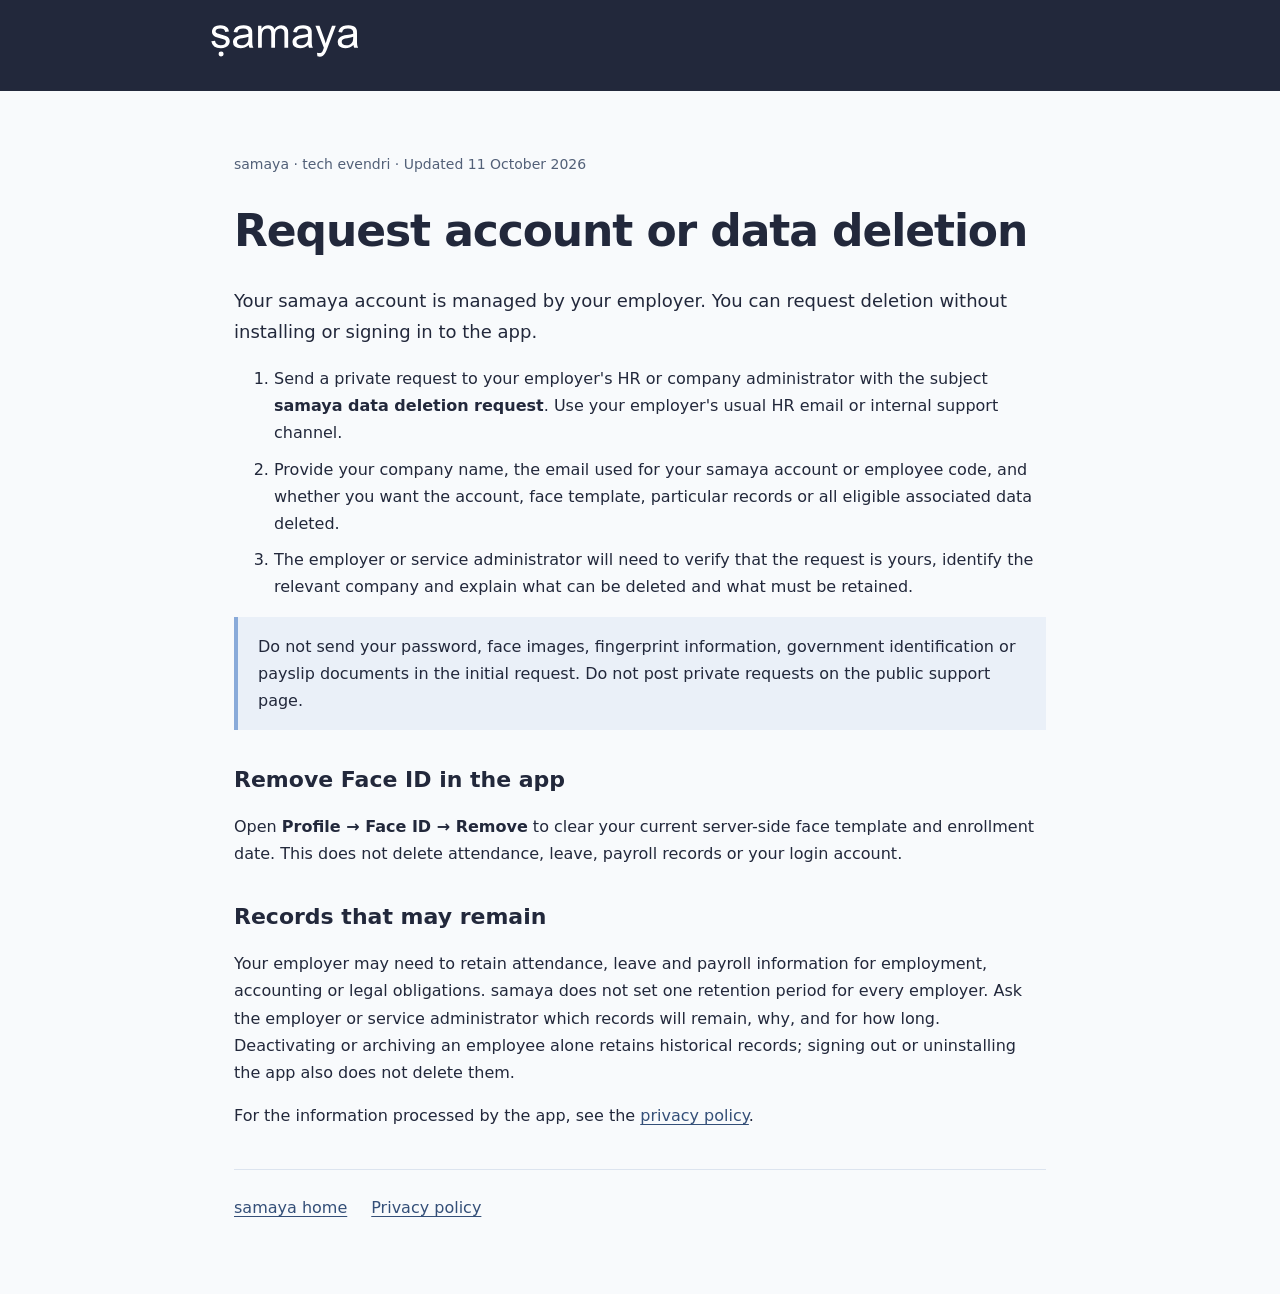
<file: data-deletion.html>
<!doctype html>
<html lang="en"><head><meta charset="utf-8"><meta name="viewport" content="width=device-width, initial-scale=1"><title>Request data deletion | samaya</title><meta name="description" content="How to request deletion of a samaya employee account and associated data."><link rel="icon" href="brand/samaya-icon.svg" type="image/svg+xml"><link rel="stylesheet" href="privacy.css"></head>
<body><header><a href="./" aria-label="samaya home"><img src="brand/samaya-wordmark-light.svg" alt="samaya"></a></header><main>
<p class="meta">samaya · tech evendri · Updated 11 October 2026</p><h1>Request account or data deletion</h1>
<p class="intro">Your samaya account is managed by your employer. You can request deletion without installing or signing in to the app.</p>
<ol><li>Send a private request to your employer's HR or company administrator with the subject <strong>samaya data deletion request</strong>. Use your employer's usual HR email or internal support channel.</li>
<li>Provide your company name, the email used for your samaya account or employee code, and whether you want the account, face template, particular records or all eligible associated data deleted.</li>
<li>The employer or service administrator will need to verify that the request is yours, identify the relevant company and explain what can be deleted and what must be retained.</li></ol>
<p class="notice">Do not send your password, face images, fingerprint information, government identification or payslip documents in the initial request. Do not post private requests on the public support page.</p>
<h2>Remove Face ID in the app</h2><p>Open <strong>Profile → Face ID → Remove</strong> to clear your current server-side face template and enrollment date. This does not delete attendance, leave, payroll records or your login account.</p>
<h2>Records that may remain</h2><p>Your employer may need to retain attendance, leave and payroll information for employment, accounting or legal obligations. samaya does not set one retention period for every employer. Ask the employer or service administrator which records will remain, why, and for how long. Deactivating or archiving an employee alone retains historical records; signing out or uninstalling the app also does not delete them.</p>
<p>For the information processed by the app, see the <a href="privacy.html">privacy policy</a>.</p><footer><a href="./">samaya home</a><a href="privacy.html">Privacy policy</a></footer>
</main></body></html>
</file>
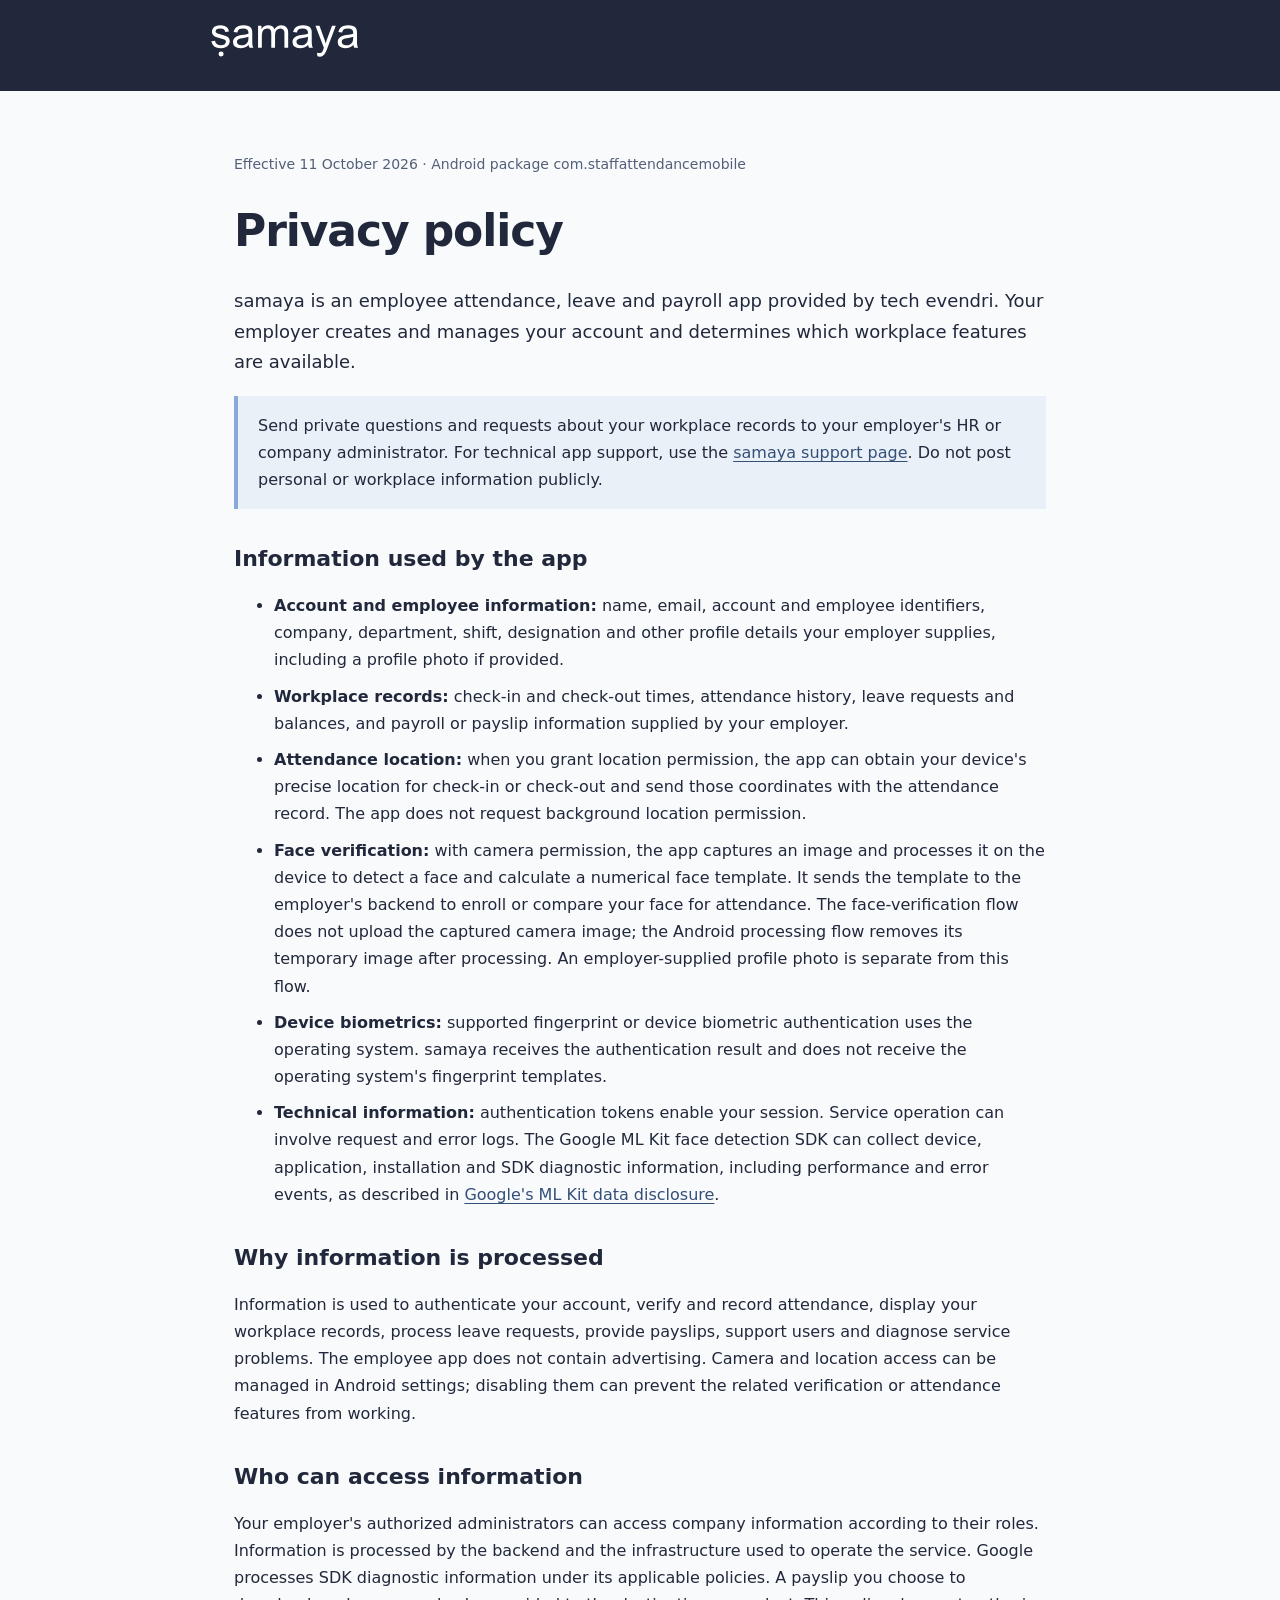
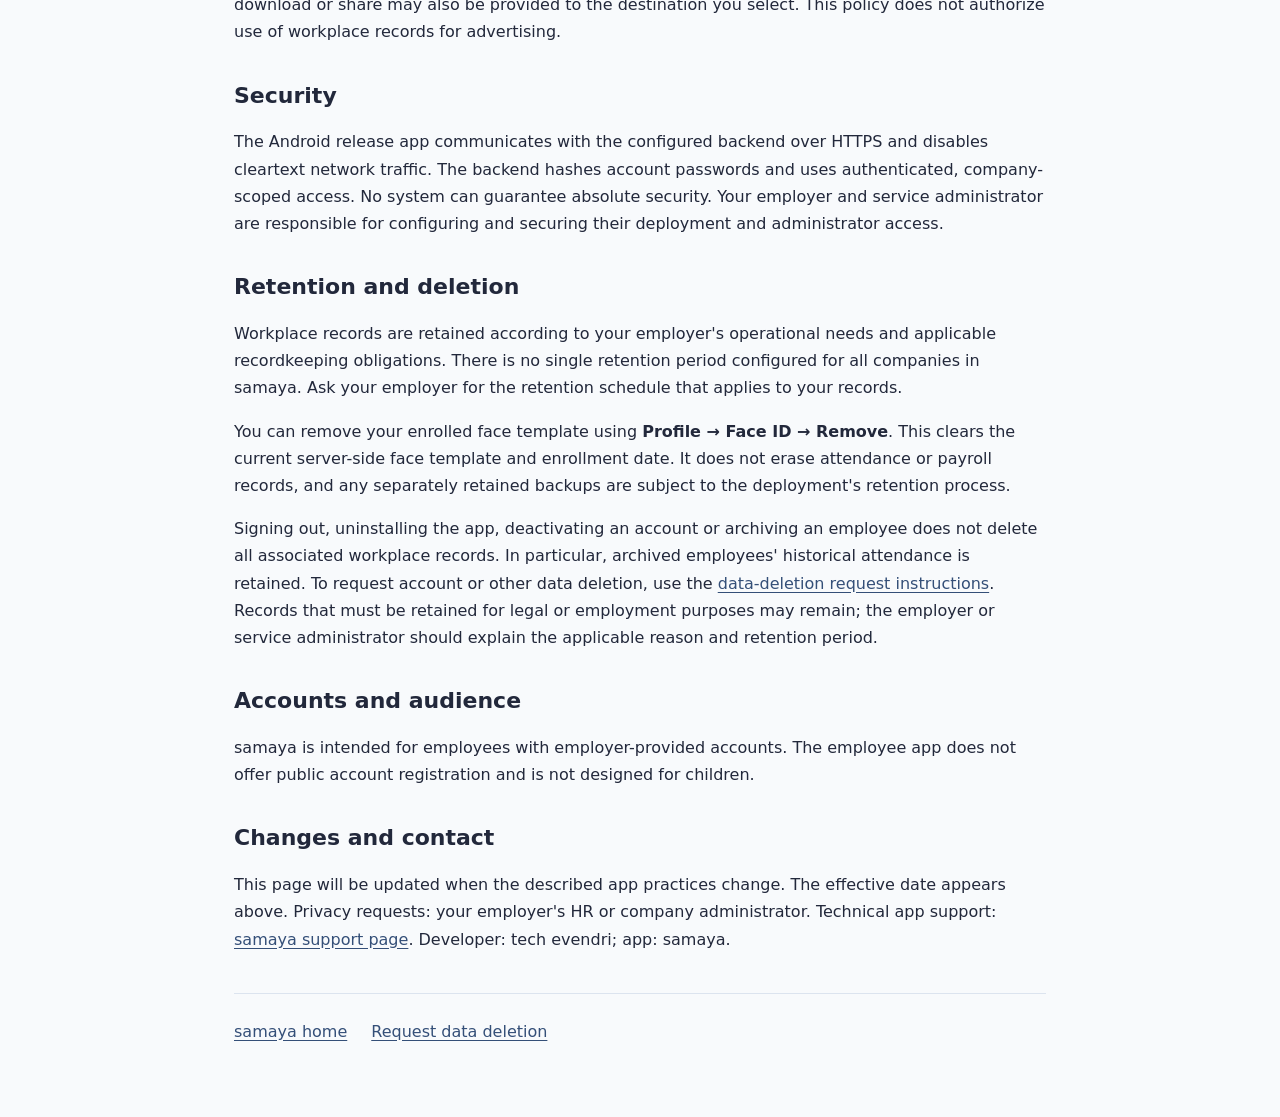
<file: privacy.html>
<!doctype html>
<html lang="en"><head><meta charset="utf-8"><meta name="viewport" content="width=device-width, initial-scale=1"><title>Privacy policy | samaya</title><meta name="description" content="How samaya handles employee accounts, attendance, location and face verification data."><link rel="icon" href="brand/samaya-icon.svg" type="image/svg+xml"><link rel="stylesheet" href="privacy.css"></head>
<body><header><a href="./" aria-label="samaya home"><img src="brand/samaya-wordmark-light.svg" alt="samaya"></a></header><main>
<p class="meta">Effective 11 October 2026 · Android package com.staffattendancemobile</p>
<h1>Privacy policy</h1>
<p class="intro">samaya is an employee attendance, leave and payroll app provided by tech evendri. Your employer creates and manages your account and determines which workplace features are available.</p>
<p class="notice">Send private questions and requests about your workplace records to your employer's HR or company administrator. For technical app support, use the <a href="https://github.com/rahulmewada65/rosterly-landing/issues">samaya support page</a>. Do not post personal or workplace information publicly.</p>
<h2>Information used by the app</h2>
<ul><li><strong>Account and employee information:</strong> name, email, account and employee identifiers, company, department, shift, designation and other profile details your employer supplies, including a profile photo if provided.</li>
<li><strong>Workplace records:</strong> check-in and check-out times, attendance history, leave requests and balances, and payroll or payslip information supplied by your employer.</li>
<li><strong>Attendance location:</strong> when you grant location permission, the app can obtain your device's precise location for check-in or check-out and send those coordinates with the attendance record. The app does not request background location permission.</li>
<li><strong>Face verification:</strong> with camera permission, the app captures an image and processes it on the device to detect a face and calculate a numerical face template. It sends the template to the employer's backend to enroll or compare your face for attendance. The face-verification flow does not upload the captured camera image; the Android processing flow removes its temporary image after processing. An employer-supplied profile photo is separate from this flow.</li>
<li><strong>Device biometrics:</strong> supported fingerprint or device biometric authentication uses the operating system. samaya receives the authentication result and does not receive the operating system's fingerprint templates.</li>
<li><strong>Technical information:</strong> authentication tokens enable your session. Service operation can involve request and error logs. The Google ML Kit face detection SDK can collect device, application, installation and SDK diagnostic information, including performance and error events, as described in <a href="https://developers.google.com/ml-kit/android-data-disclosure">Google's ML Kit data disclosure</a>.</li></ul>
<h2>Why information is processed</h2>
<p>Information is used to authenticate your account, verify and record attendance, display your workplace records, process leave requests, provide payslips, support users and diagnose service problems. The employee app does not contain advertising. Camera and location access can be managed in Android settings; disabling them can prevent the related verification or attendance features from working.</p>
<h2>Who can access information</h2>
<p>Your employer's authorized administrators can access company information according to their roles. Information is processed by the backend and the infrastructure used to operate the service. Google processes SDK diagnostic information under its applicable policies. A payslip you choose to download or share may also be provided to the destination you select. This policy does not authorize use of workplace records for advertising.</p>
<h2>Security</h2>
<p>The Android release app communicates with the configured backend over HTTPS and disables cleartext network traffic. The backend hashes account passwords and uses authenticated, company-scoped access. No system can guarantee absolute security. Your employer and service administrator are responsible for configuring and securing their deployment and administrator access.</p>
<h2>Retention and deletion</h2>
<p>Workplace records are retained according to your employer's operational needs and applicable recordkeeping obligations. There is no single retention period configured for all companies in samaya. Ask your employer for the retention schedule that applies to your records.</p>
<p>You can remove your enrolled face template using <strong>Profile → Face ID → Remove</strong>. This clears the current server-side face template and enrollment date. It does not erase attendance or payroll records, and any separately retained backups are subject to the deployment's retention process.</p>
<p>Signing out, uninstalling the app, deactivating an account or archiving an employee does not delete all associated workplace records. In particular, archived employees' historical attendance is retained. To request account or other data deletion, use the <a href="data-deletion.html">data-deletion request instructions</a>. Records that must be retained for legal or employment purposes may remain; the employer or service administrator should explain the applicable reason and retention period.</p>
<h2>Accounts and audience</h2>
<p>samaya is intended for employees with employer-provided accounts. The employee app does not offer public account registration and is not designed for children.</p>
<h2>Changes and contact</h2>
<p>This page will be updated when the described app practices change. The effective date appears above. Privacy requests: your employer's HR or company administrator. Technical app support: <a href="https://github.com/rahulmewada65/rosterly-landing/issues">samaya support page</a>. Developer: tech evendri; app: samaya.</p>
<footer><a href="./">samaya home</a><a href="data-deletion.html">Request data deletion</a></footer>
</main></body></html>
</file>
<file: style.css>
@import url('https://fonts.googleapis.com/css2?family=Fraunces:ital,opsz,wght@0,9..144,300;0,9..144,500;0,9..144,600;1,9..144,400;1,9..144,500;1,9..144,600&family=IBM+Plex+Sans:wght@400;500;600;700&family=IBM+Plex+Mono:wght@400;500&display=swap');

:root {
  --brand-50: #f0f4fa;
  --brand-100: #e1e9f5;
  --brand-200: #c7d7ec;
  --brand-300: #a9c2ea;
  --brand-400: #89aad9;
  --brand-500: #5275a7;
  --brand-600: #344f78;
  --brand-700: #2b4061;
  --brand-800: #263550;
  --brand-900: #22283b;

  --ink-50: #f8fafc;
  --ink-100: #f1f5f9;
  --ink-200: #e2e8f0;
  --ink-300: #cbd5e1;
  --ink-400: #94a3b8;
  --ink-500: #64748b;
  --ink-600: #475569;
  --ink-700: #334155;
  --ink-800: #293248;
  --ink-900: #22283b;
  --ink-950: #1d2233;

  --font-display: 'Fraunces', Georgia, serif;
  --font-sans: 'IBM Plex Sans', ui-sans-serif, system-ui, sans-serif;
  --font-mono: 'IBM Plex Mono', ui-monospace, monospace;

  --shadow-soft: 0 1px 2px rgba(29, 34, 51, 0.06), 0 1px 1px rgba(29, 34, 51, 0.04);
  --shadow-card: 0 1px 2px rgba(29, 34, 51, 0.05), 0 20px 40px -16px rgba(29, 34, 51, 0.18);
  --shadow-elevated: 0 30px 60px -16px rgba(29, 34, 51, 0.45);
}

* { box-sizing: border-box; }
html { scroll-behavior: smooth; }

body {
  margin: 0;
  font-family: var(--font-sans);
  background: var(--ink-50);
  color: var(--ink-900);
  -webkit-font-smoothing: antialiased;
  overflow-x: hidden;
}

img, svg { display: block; max-width: 100%; }
a { color: inherit; text-decoration: none; }
button { font-family: inherit; cursor: pointer; }

.wrap {
  max-width: 1180px;
  margin: 0 auto;
  padding: 0 32px;
}

.grain {
  position: absolute;
  inset: 0;
  background-image: radial-gradient(circle at 1px 1px, rgba(248, 250, 252, 0.09) 1px, transparent 0);
  background-size: 22px 22px;
  pointer-events: none;
}
.grain-dark { background-image: radial-gradient(circle at 1px 1px, rgba(248, 250, 252, 0.07) 1px, transparent 0); }

.eyebrow {
  font-family: var(--font-mono);
  font-size: 12px;
  letter-spacing: 0.16em;
  text-transform: uppercase;
  color: var(--brand-600);
  font-weight: 500;
}

/* ---------- Reveal-on-scroll ---------- */
.reveal { opacity: 0; transform: translateY(22px); transition: opacity 0.7s cubic-bezier(.16,.84,.44,1), transform 0.7s cubic-bezier(.16,.84,.44,1); }
.reveal.in { opacity: 1; transform: translateY(0); }

@keyframes fadeInUp {
  from { opacity: 0; transform: translateY(18px); }
  to { opacity: 1; transform: translateY(0); }
}
.fade-in-up { animation: fadeInUp 0.8s cubic-bezier(.16,.84,.44,1) both; }

@keyframes fadeIn {
  from { opacity: 0; }
  to { opacity: 1; }
}
.fade-in { animation: fadeIn 1s ease both; }

@keyframes drift {
  0%, 100% { transform: translate(0, 0) scale(1); }
  33% { transform: translate(-30px, 24px) scale(1.06); }
  66% { transform: translate(20px, -18px) scale(0.97); }
}
.drift { animation: drift 16s ease-in-out infinite; }

@keyframes float {
  0%, 100% { transform: translateY(0) rotate(var(--rot, 0deg)); }
  50% { transform: translateY(-14px) rotate(var(--rot, 0deg)); }
}

/* ---------- Nav ---------- */
.nav {
  position: fixed;
  top: 0; left: 0; right: 0;
  z-index: 50;
  padding: 18px 0;
  transition: background-color 0.3s ease, border-color 0.3s ease, backdrop-filter 0.3s ease;
  border-bottom: 1px solid transparent;
}
.nav.scrolled {
  background: rgba(248, 250, 252, 0.86);
  backdrop-filter: blur(10px);
  border-bottom-color: var(--ink-200);
}
.nav .wrap { display: flex; align-items: center; justify-content: space-between; }
.brand-mark { display: flex; align-items: center; gap: 10px; }
.brand-wordmark { width: 132px; height: auto; }
.nav:not(.scrolled) .brand-wordmark { filter: brightness(0) invert(1); }
.nav:not(.scrolled) .nav-links a { color: var(--ink-300); }
.nav:not(.scrolled) .nav-cta { background: #fff; color: var(--ink-950); }
.nav-links { display: flex; align-items: center; gap: 34px; }
.nav-links a {
  font-size: 13.5px;
  font-weight: 500;
  color: var(--ink-600);
  transition: color 0.2s ease;
}
.nav-links a:hover { color: var(--ink-900); }
.nav-cta {
  padding: 9px 18px;
  border-radius: 8px;
  background: var(--ink-950);
  color: var(--ink-50);
  font-size: 13.5px;
  font-weight: 600;
  transition: background-color 0.2s ease, transform 0.2s ease;
}
.nav-cta:hover { background: var(--brand-600); transform: translateY(-1px); }
.nav-toggle { display: none; }

/* ---------- Hero ---------- */
.hero {
  position: relative;
  background: var(--ink-950);
  color: var(--ink-200);
  padding: 168px 0 120px;
  overflow: hidden;
}
.hero-orb {
  position: absolute;
  border-radius: 50%;
  filter: blur(70px);
  opacity: 0.55;
  pointer-events: none;
}
.hero-orb-1 { top: -180px; right: -120px; width: 520px; height: 520px; background: radial-gradient(circle, var(--brand-400), transparent 70%); }
.hero-orb-2 { bottom: -220px; left: -160px; width: 460px; height: 460px; background: radial-gradient(circle, var(--brand-700), transparent 70%); opacity: 0.35; animation-delay: -6s; }

.hero-inner { position: relative; display: grid; grid-template-columns: 1.05fr 0.95fr; gap: 56px; align-items: center; }

.hero-headline {
  font-family: var(--font-display);
  font-style: italic;
  font-weight: 500;
  font-size: clamp(40px, 5.4vw, 68px);
  line-height: 1.06;
  letter-spacing: -0.01em;
  color: #fff;
  margin: 22px 0 20px;
}
.hero-sub {
  font-size: 17px;
  line-height: 1.65;
  color: var(--ink-400);
  max-width: 490px;
  margin: 0 0 36px;
}
.hero-ctas { display: flex; align-items: center; gap: 16px; flex-wrap: wrap; }

.btn {
  display: inline-flex; align-items: center; gap: 8px;
  padding: 13px 24px;
  border-radius: 9px;
  font-size: 14.5px;
  font-weight: 600;
  border: none;
  transition: transform 0.2s ease, box-shadow 0.2s ease, background-color 0.2s ease, color 0.2s ease;
}
.btn-primary { background: var(--brand-600); color: #fff; box-shadow: 0 12px 28px -10px rgba(137,170,217, 0.55); }
.btn-primary:hover { background: var(--brand-700); transform: translateY(-2px); }
.btn-ghost-dark { background: rgba(255,255,255,0.06); color: var(--ink-100); border: 1px solid rgba(255,255,255,0.14); }
.btn-ghost-dark:hover { background: rgba(255,255,255,0.1); transform: translateY(-2px); }
.btn-ghost-light { background: transparent; color: var(--ink-800); border: 1px solid var(--ink-300); }
.btn-ghost-light:hover { background: var(--ink-100); transform: translateY(-2px); }

.hero-proof { margin-top: 46px; display: flex; align-items: center; gap: 22px; flex-wrap: wrap; }
.hero-proof-item { display: flex; align-items: center; gap: 8px; font-size: 12.5px; color: var(--ink-300); }
.hero-proof-item .dot { width: 5px; height: 5px; border-radius: 50%; background: var(--brand-400); }

/* ---------- Phone mockup ---------- */
.phone {
  position: relative;
  width: 272px;
  margin: 0 auto;
  border-radius: 34px;
  padding: 12px;
  background: linear-gradient(160deg, #293248, #1d2233);
  box-shadow: var(--shadow-elevated), 0 0 0 1px rgba(255,255,255,0.06) inset;
}
.phone-notch {
  position: absolute;
  top: 12px; left: 50%; transform: translateX(-50%);
  width: 84px; height: 20px;
  background: #1d2233;
  border-radius: 0 0 14px 14px;
  z-index: 3;
}
.phone-screen {
  position: relative;
  border-radius: 24px;
  overflow: hidden;
  background: var(--ink-50);
  height: 552px;
}
.phone-hero {
  position: relative;
  background: var(--ink-950);
  padding: 34px 18px 46px;
  border-radius: 0 0 26px 26px;
  overflow: hidden;
}
.phone-hero-glow {
  position: absolute; top: -60px; right: -50px; width: 180px; height: 180px;
  border-radius: 50%; background: radial-gradient(circle, rgba(137,170,217,0.35), transparent 70%);
}
.phone-hero-top { position: relative; display: flex; justify-content: space-between; align-items: center; }
.phone-greet { font-size: 10px; color: var(--ink-300); }
.phone-name { font-size: 14px; font-weight: 700; color: #fff; margin-top: 2px; }
.phone-avatar { width: 26px; height: 26px; border-radius: 50%; background: var(--brand-500); }
.phone-status { position: relative; text-align: center; margin-top: 22px; }
.phone-status-ring {
  width: 46px; height: 46px; border-radius: 50%;
  background: rgba(255,255,255,0.08);
  display: flex; align-items: center; justify-content: center;
  margin: 0 auto 10px;
  border: 1.5px solid rgba(255,255,255,0.16);
}
.phone-status-ring svg { width: 18px; height: 18px; }
.phone-status-label { font-size: 15px; font-weight: 700; color: #fff; }
.phone-status-time { display: inline-flex; gap: 4px; align-items: center; margin-top: 8px; font-size: 9.5px; color: var(--ink-400); background: rgba(255,255,255,0.08); padding: 4px 10px; border-radius: 20px; }
.phone-btn {
  position: relative;
  margin-top: 16px;
  background: #fff;
  color: var(--brand-600);
  text-align: center;
  font-size: 11.5px;
  font-weight: 700;
  padding: 10px;
  border-radius: 8px;
}
.phone-stats { display: grid; grid-template-columns: repeat(3, 1fr); gap: 7px; padding: 0 18px; margin-top: -26px; position: relative; }
.phone-stat { background: #fff; border-radius: 10px; padding: 10px 8px; box-shadow: var(--shadow-soft); }
.phone-stat b { display: block; font-size: 15px; color: var(--ink-900); }
.phone-stat span { font-size: 8.5px; color: var(--ink-500); }
.phone-section-label { font-size: 8.5px; letter-spacing: 0.1em; text-transform: uppercase; color: var(--ink-500); font-weight: 600; margin: 18px 18px 8px; }
.phone-action-row { display: grid; grid-template-columns: repeat(3, 1fr); gap: 7px; padding: 0 18px; }
.phone-action { background: #fff; border-radius: 10px; padding: 12px 6px; text-align: center; box-shadow: var(--shadow-soft); }
.phone-action .ic { width: 24px; height: 24px; border-radius: 50%; margin: 0 auto 6px; display: flex; align-items: center; justify-content: center; }
.phone-action span { font-size: 8px; color: var(--ink-600); font-weight: 600; }

.phone-float-card {
  position: absolute;
  background: #fff;
  border-radius: 12px;
  padding: 10px 12px;
  box-shadow: var(--shadow-card);
  display: flex; align-items: center; gap: 8px;
  font-size: 11px; font-weight: 600; color: var(--ink-800);
  animation: float 5s ease-in-out infinite;
}
.phone-float-1 { top: 90px; left: -46px; --rot: -4deg; }
.phone-float-2 { bottom: 130px; right: -40px; --rot: 3deg; animation-delay: -2.4s; }
.phone-float-card .badge { width: 20px; height: 20px; border-radius: 50%; display: flex; align-items: center; justify-content: center; flex-shrink: 0; }

/* ---------- Section shared ---------- */
section { padding: 108px 0; }
.section-head { max-width: 620px; margin: 0 0 56px; }
.section-title {
  font-family: var(--font-display);
  font-style: italic;
  font-weight: 500;
  font-size: clamp(30px, 3.6vw, 42px);
  line-height: 1.12;
  margin: 14px 0 0;
  color: var(--ink-900);
}
.section-title.on-dark { color: #fff; }
.section-sub { font-size: 15.5px; color: var(--ink-600); line-height: 1.6; margin-top: 14px; max-width: 520px; }
.section-sub.on-dark { color: var(--ink-400); }
.section-head.center { margin-left: auto; margin-right: auto; text-align: center; }

/* ---------- Feature grid ---------- */
.feature-grid { display: grid; grid-template-columns: repeat(3, 1fr); gap: 1px; background: var(--ink-200); border: 1px solid var(--ink-200); border-radius: 18px; overflow: hidden; }
.feature-card { background: var(--ink-50); padding: 34px 30px; transition: background-color 0.25s ease; }
.feature-card:hover { background: #fff; }
.feature-icon {
  width: 42px; height: 42px; border-radius: 11px;
  background: var(--brand-100);
  color: var(--brand-600);
  display: flex; align-items: center; justify-content: center;
  margin-bottom: 20px;
}
.feature-icon svg { width: 20px; height: 20px; }
.feature-card h3 { font-size: 16.5px; font-weight: 600; margin: 0 0 8px; color: var(--ink-900); }
.feature-card p { font-size: 13.5px; line-height: 1.6; color: var(--ink-600); margin: 0; }

/* ---------- Roles flow ---------- */
.roles { background: var(--ink-100); }
.role-flow { display: grid; grid-template-columns: repeat(4, 1fr); gap: 20px; counter-reset: role; position: relative; }
.role-flow::before {
  content: '';
  position: absolute; top: 34px; left: 8%; right: 8%; height: 1px;
  background: repeating-linear-gradient(to right, var(--ink-400) 0 6px, transparent 6px 12px);
  z-index: 0;
}
.role-card { position: relative; z-index: 1; }
.role-num {
  width: 68px; height: 68px; border-radius: 50%;
  background: var(--ink-50);
  border: 1.5px solid var(--ink-300);
  display: flex; align-items: center; justify-content: center;
  font-family: var(--font-display); font-style: italic; font-size: 24px; color: var(--brand-600);
  margin-bottom: 20px;
  box-shadow: var(--shadow-soft);
}
.role-card:nth-child(1) .role-num { border-color: var(--brand-400); background: var(--brand-50); }
.role-card h4 { font-size: 15.5px; font-weight: 700; color: var(--ink-900); margin: 0 0 8px; }
.role-card p { font-size: 13px; color: var(--ink-600); line-height: 1.6; margin: 0; }

/* ---------- Mobile showcase (dark) ---------- */
.showcase { background: var(--ink-950); color: var(--ink-300); position: relative; overflow: hidden; }
.showcase-inner { display: grid; grid-template-columns: 0.95fr 1.05fr; gap: 70px; align-items: center; position: relative; }
.showcase-list { margin-top: 30px; display: flex; flex-direction: column; gap: 24px; }
.showcase-item { display: flex; gap: 16px; }
.showcase-item .num { font-family: var(--font-mono); font-size: 12px; color: var(--brand-400); padding-top: 3px; flex-shrink: 0; width: 22px; }
.showcase-item h4 { font-size: 15px; font-weight: 600; color: #fff; margin: 0 0 6px; }
.showcase-item p { font-size: 13.5px; color: var(--ink-300); line-height: 1.6; margin: 0; }

/* ---------- CTA ---------- */
.cta {
  background: linear-gradient(150deg, var(--brand-700), var(--brand-900) 65%);
  color: #fff;
  text-align: center;
  position: relative;
  overflow: hidden;
}
.cta-title { font-family: var(--font-display); font-style: italic; font-weight: 500; font-size: clamp(30px, 4vw, 44px); margin: 0 0 18px; }
.cta-sub { font-size: 15.5px; color: rgba(255,255,255,0.75); max-width: 480px; margin: 0 auto 34px; line-height: 1.6; }
.cta-ctas { display: flex; justify-content: center; gap: 16px; flex-wrap: wrap; }
.btn-cta-primary { background: #fff; color: var(--brand-700); }
.btn-cta-primary:hover { background: var(--ink-50); transform: translateY(-2px); }

/* ---------- Footer ---------- */
footer { background: var(--ink-950); color: var(--ink-300); padding: 56px 0 34px; border-top: 1px solid rgba(255,255,255,0.06); }
.footer-top { display: flex; justify-content: space-between; align-items: flex-start; flex-wrap: wrap; gap: 30px; padding-bottom: 40px; }
.footer-tagline { font-size: 13px; color: var(--ink-300); max-width: 280px; margin-top: 10px; line-height: 1.6; }
.footer-cols { display: flex; gap: 64px; flex-wrap: wrap; }
.footer-col h5 { font-size: 11.5px; text-transform: uppercase; letter-spacing: 0.1em; color: var(--ink-300); margin: 0 0 14px; font-weight: 600; }
.footer-col a { display: block; font-size: 13.5px; color: var(--ink-400); margin-bottom: 10px; transition: color 0.2s ease; }
.footer-col a:hover { color: #fff; }
.footer-bottom { display: flex; justify-content: space-between; align-items: center; padding-top: 26px; border-top: 1px solid rgba(255,255,255,0.06); font-size: 12px; color: var(--ink-300); flex-wrap: wrap; gap: 10px; }

/* ---------- Responsive ---------- */
@media (max-width: 900px) {
  .hero-inner, .showcase-inner { grid-template-columns: 1fr; }
  .hero { text-align: center; padding-top: 140px; }
  .hero-sub { margin-left: auto; margin-right: auto; }
  .hero-ctas, .hero-proof { justify-content: center; }
  .phone { margin-top: 60px; }
  .feature-grid { grid-template-columns: 1fr 1fr; }
  .role-flow { grid-template-columns: 1fr 1fr; row-gap: 40px; }
  .role-flow::before { display: none; }
  .nav-links { display: none; }
}
@media (max-width: 620px) {
  .wrap { padding: 0 20px; }
  .feature-grid { grid-template-columns: 1fr; border-radius: 14px; }
  .role-flow { grid-template-columns: 1fr; }
  .footer-top { flex-direction: column; }
  section { padding: 76px 0; }
  .phone { width: 240px; }
  .phone-screen { height: 486px; }
}
/* Inverse text and keyboard focus use the same soft blue/navy palette. */
.hero .eyebrow, .showcase .eyebrow, .cta .eyebrow { color: var(--brand-300); }
.hero .btn-primary { background: var(--brand-500); }
.hero .btn-primary:hover { background: #466795; }
.section-sub.on-dark, .footer-col a { color: var(--ink-300); }
a:focus-visible, button:focus-visible { outline: 2px solid var(--brand-400); outline-offset: 4px; }
</file>
<file: privacy.css>
:root{color-scheme:light;--navy:#22283b;--blue:#344f78;--muted:#526078;--line:#dce4ef}*{box-sizing:border-box}body{margin:0;background:#f8fafc;color:var(--navy);font-family:system-ui,-apple-system,Segoe UI,sans-serif;line-height:1.7}header{background:var(--navy);padding:24px max(24px,calc((100vw - 860px)/2))}header img{width:150px;height:auto}main{max-width:860px;margin:0 auto;padding:48px 24px 72px}h1{font-size:clamp(30px,5vw,44px);line-height:1.15;letter-spacing:-.025em}h2{font-size:22px;margin-top:36px;line-height:1.3}.meta{color:var(--muted);font-size:14px}.intro{font-size:18px}.notice{border-left:4px solid #89aad9;padding:16px 20px;background:#eaf0f8}a{color:var(--blue);text-underline-offset:3px}header a{display:inline-block}li{margin:9px 0}footer{border-top:1px solid var(--line);padding-top:24px;margin-top:40px;display:flex;gap:24px;flex-wrap:wrap}a:focus-visible{outline:3px solid #5275a7;outline-offset:5px}@media(max-width:480px){main{padding-top:28px}}
</file>
